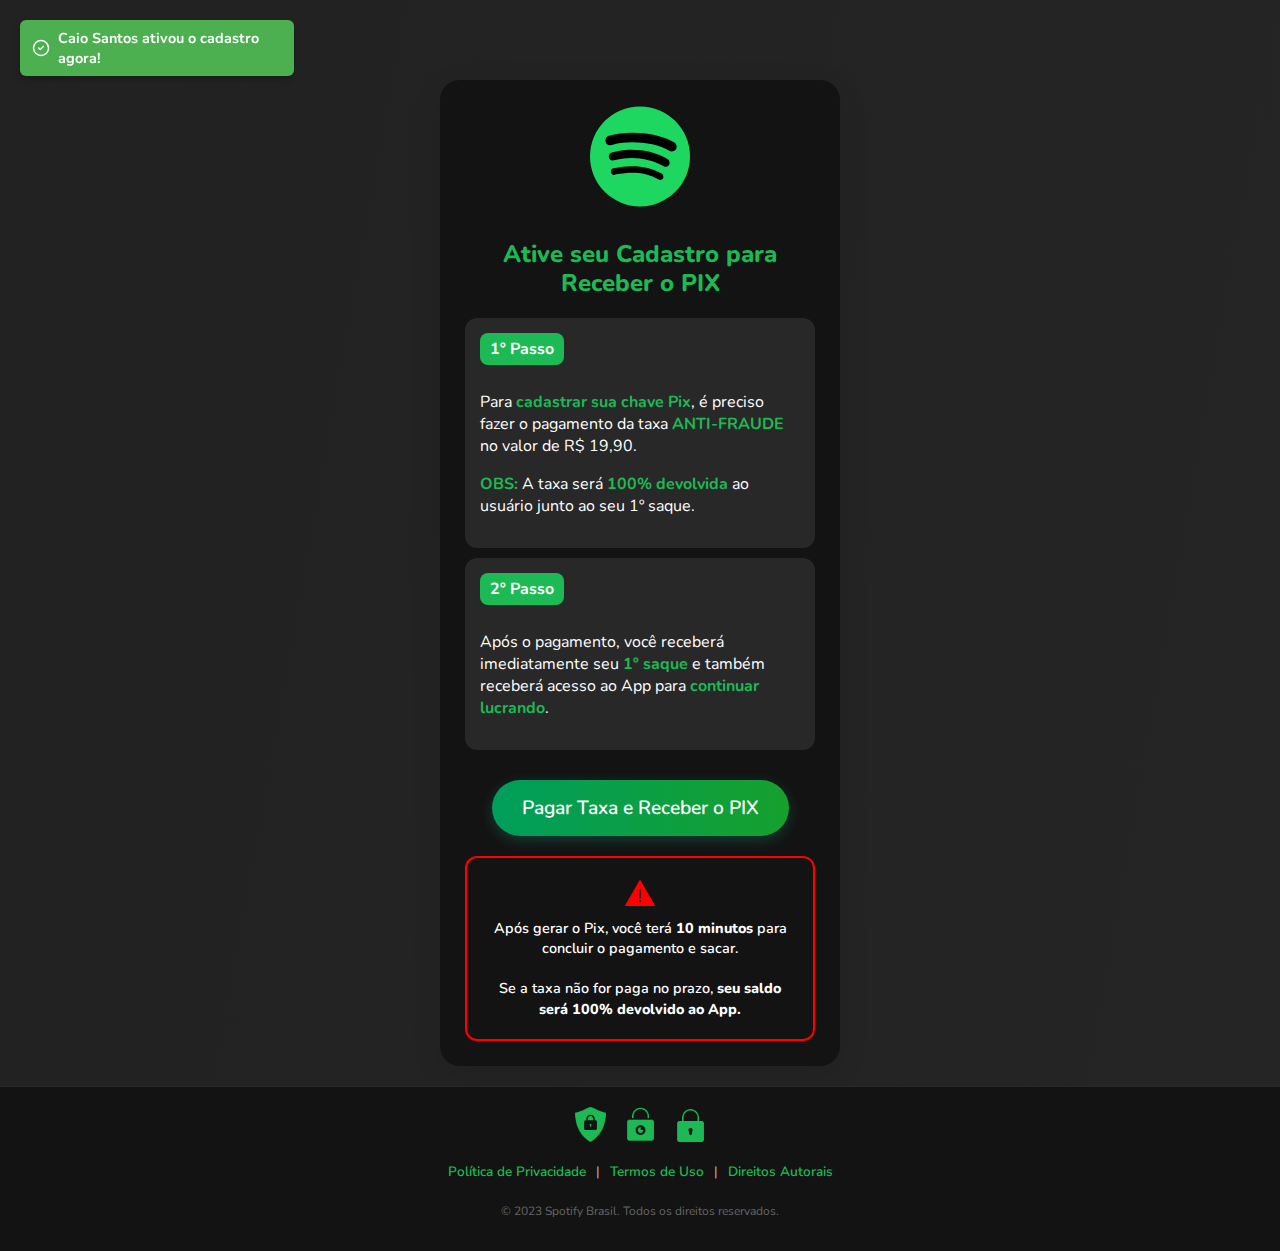
<file: TAXA/index.html>
<!DOCTYPE html><html lang="pt-BR"><head>
  <meta charset="UTF-8">
  <meta name="viewport" content="width=device-width, initial-scale=1.0">
  <title>Ative seu Cadastro - Pagamento PIX</title>
  <link href="https://fonts.googleapis.com/css2?family=Nunito:wght@400;600;800&display=swap" rel="stylesheet">
  
  <style>
    /* Estilos Gerais */
    body {
      font-family: 'Nunito', sans-serif;
      background: linear-gradient(100deg, #222222, #252525);
      margin: 0;
      padding: 0;
      display: flex;
      flex-direction: column;
      align-items: center;
      min-height: 100vh;
    }

    /* Estilo da Notificação Compacta */
    .notification {
      display: flex;
      align-items: center;
      justify-content: flex-start;
      background-color: #4CAF50;
      color: #ffffff;
      font-weight: bold;
      padding: 8px 12px;
      border-radius: 6px;
      position: fixed;
      top: 20px;
      left: 20px;
      max-width: 250px;
      box-shadow: 0px 4px 8px rgba(0, 0, 0, 0.2);
      opacity: 0;
      transition: opacity 0.5s ease;
      z-index: 1000;
      font-size: 0.9rem;
    }

    .notification.show {
      opacity: 1;
    }

    .notification-icon {
      width: 20px;
      height: 20px;
      margin-right: 8px;
    }

    /* Estilo do Layout do Site */
    .container {
      max-width: 350px;
      background-color: #131313;
      border-radius: 20px;
      padding: 25px;
      margin-top: 80px;
      box-shadow: 0 8px 30px rgba(0, 0, 0, 0.1);
      text-align: center;
      animation: fadeIn 1s ease;
    }

    .logo {
      width: 100px;
      margin-bottom: 10px;
    }

    h1 {
      font-size: 1.5rem;
      color: #1DB954;
      margin-bottom: 20px;
      font-weight: 800;
      line-height: 1.2;
    }

    .step {
      background-color: #282828;
      padding: 15px;
      margin: 10px 0;
      border-radius: 12px;
      color: #FFFFFF;
      text-align: left;
    }

    .step-header {
      display: inline-block;
      background-color: #1DB954;
      color: #FFFFFF;
      padding: 5px 10px;
      border-radius: 8px;
      font-size: 1rem;
      font-weight: bold;
      margin-bottom: 10px;
    }

    .highlight {
      color: #1DB954;
      font-weight: bold;
    }

    .cta {
      display: inline-block;
      background: linear-gradient(90deg, #009e5c, #16a02d);
      color: white;
      padding: 15px 30px;
      font-size: 1.2rem;
      font-weight: 600;
      border-radius: 50px;
      text-decoration: none;
      box-shadow: 0 4px 14px rgba(22, 160, 133, 0.3);
      transition: all 0.3s ease;
      animation: pulse 2s infinite;
      margin-top: 20px;
    }

    .cta:hover {
      transform: translateY(-3px);
      box-shadow: 0 6px 18px rgba(22, 160, 133, 0.5);
    }

    .alert-box {
      border: 2px solid #FF0000;
      color: #FFFFFF;
      padding: 20px;
      border-radius: 12px;
      font-weight: 600;
      margin-top: 20px;
      display: flex;
      flex-direction: column;
      align-items: center;
      text-align: center;
    }

    .alert-box img {
      width: 30px;
      height: 30px;
      margin-bottom: 10px;
    }

    .alert-box p {
      font-size: 0.9rem;
      margin: 0;
      line-height: 1.4;
    }

    .alert-box .bold {
      font-weight: 800;
    }

    /* Rodapé */
    .footer {
      width: 100%;
      background: #131313;
      padding: 20px 0;
      color: #B3B3B3;
      text-align: center;
      font-size: 0.85rem;
      border-top: 1px solid #282828;
      margin-top: 20px;
    }

    .footer-container {
      display: flex;
      flex-direction: column;
      align-items: center;
      gap: 10px;
    }

    .security-seals {
      display: flex;
      gap: 15px;
      margin-bottom: 10px;
    }

    .seal {
      width: 35px;
      height: 35px;
    }

    .footer-links {
      display: flex;
      gap: 10px;
    }

    .footer-link {
      color: #1DB954;
      text-decoration: none;
      font-weight: 600;
      transition: color 0.3s ease;
    }

    .footer-link:hover {
      color: #b3ffcc;
    }

    .footer p {
      font-size: 0.75rem;
      color: #666;
    }

    @keyframes fadeIn {
      from {
        opacity: 0;
        transform: translateY(20px);
      }
      to {
        opacity: 1;
      }
    }

    @keyframes pulse {
      0% {
        transform: scale(1);
      }
      50% {
        transform: scale(1.05);
      }
      100% {
        transform: scale(1);
      }
    }
  </style>
</head>
<body>

  <!-- Notificação -->
  <div id="notification" class="notification show">
    <!-- Ícone de check com círculo branco em SVG -->
    <svg class="notification-icon" xmlns="http://www.w3.org/2000/svg" width="36" height="36" viewBox="0 0 24 24">
      <circle cx="12" cy="12" r="10" stroke="#ffffff" stroke-width="2" fill="none"></circle>
      <path d="M9 12l2 2 4-4" stroke="#ffffff" stroke-width="2" fill="none" stroke-linecap="round" stroke-linejoin="round"></path>
    </svg>
    
    <span id="notification-text">Caio Santos ativou o cadastro agora!</span>
  </div>

  <div class="container">
    <img src="images/Spotify_icon.svg" alt="Spotify Logo" class="logo">
    <h1>Ative seu Cadastro para Receber o PIX</h1>

    <!-- Passo 1 -->
    <div class="step">
      <div class="step-header">1º Passo</div>
      <p>Para <span class="highlight">cadastrar sua chave Pix</span>, é preciso fazer o pagamento da taxa <span class="highlight">ANTI-FRAUDE</span> no valor de R$ 19,90.</p>
      <p><span class="highlight">OBS:</span> A taxa será <span class="highlight">100% devolvida</span> ao usuário junto ao seu 1º saque.</p>
    </div>

    <!-- Passo 2 -->
    <div class="step">
      <div class="step-header">2º Passo</div>
      <p>Após o pagamento, você receberá imediatamente seu <span class="highlight">1º saque</span> e também receberá acesso ao App para <span class="highlight">continuar lucrando</span>.</p>
    </div>

    <a href="https://pay.risepay.com.br/Pay/73de2c1939e640ec8393760b31132546" class="cta">Pagar Taxa e Receber o PIX</a>

    <!-- Aviso Final -->
    <div class="alert-box">
      <img src="images/error--v1.png" alt="Ícone de aviso">
      <p>Após gerar o Pix, você terá <span class="bold">10 minutos</span> para concluir o pagamento e sacar.<br><br></p>
      <p>Se a taxa não for paga no prazo, <span class="bold">seu saldo será 100% devolvido ao App.</span></p>
    </div>
  </div>

  <!-- Rodapé Original -->
  <div class="footer">
    <div class="footer-container">
      <div class="security-seals">
        <img src="images/security-shield-green.png" alt="Selo de Segurança" class="seal">
        <img src="images/privacy.png" alt="Selo de Privacidade" class="seal">
        <img src="images/lock.png" alt="Selo de Pagamento Seguro" class="seal">
      </div>
      <div class="footer-links">
        <a href="#" class="footer-link">Política de Privacidade</a> |
        <a href="#" class="footer-link">Termos de Uso</a> |
        <a href="#" class="footer-link">Direitos Autorais</a>
      </div>
      <p>© 2023 Spotify Brasil. Todos os direitos reservados.</p>
    </div>
  </div>

  <!-- Script para exibir notificações de nomes variados -->
  <script>
    const nomes = [
      "Caio Santos", "Ana Beatriz Lima", "Maria Clara Oliveira", "João Pedro Ribeiro",
      "Fernando Almeida", "Lucas Silva", "Luiza Machado", "Gabriel Costa",
      "Mariana Oliveira", "Paula Ferreira Souza", "Pedro Henrique Santos", 
      "Isabela Guimarães", "Ricardo Lopes", "Lara Mendes Silva"
    ];
    let index = 0;

    function exibirNotificacao() {
      const notification = document.getElementById('notification');
      const notificationText = document.getElementById('notification-text');
      notificationText.textContent = `${nomes[index]} ativou o cadastro agora!`;
      notification.classList.add('show');
      setTimeout(() => {
        notification.classList.remove('show');
      }, 5000);
      index = (index + 1) % nomes.length;
      setTimeout(exibirNotificacao, 7000);
    }

    window.onload = exibirNotificacao;
  </script>


</body></html>
</file>
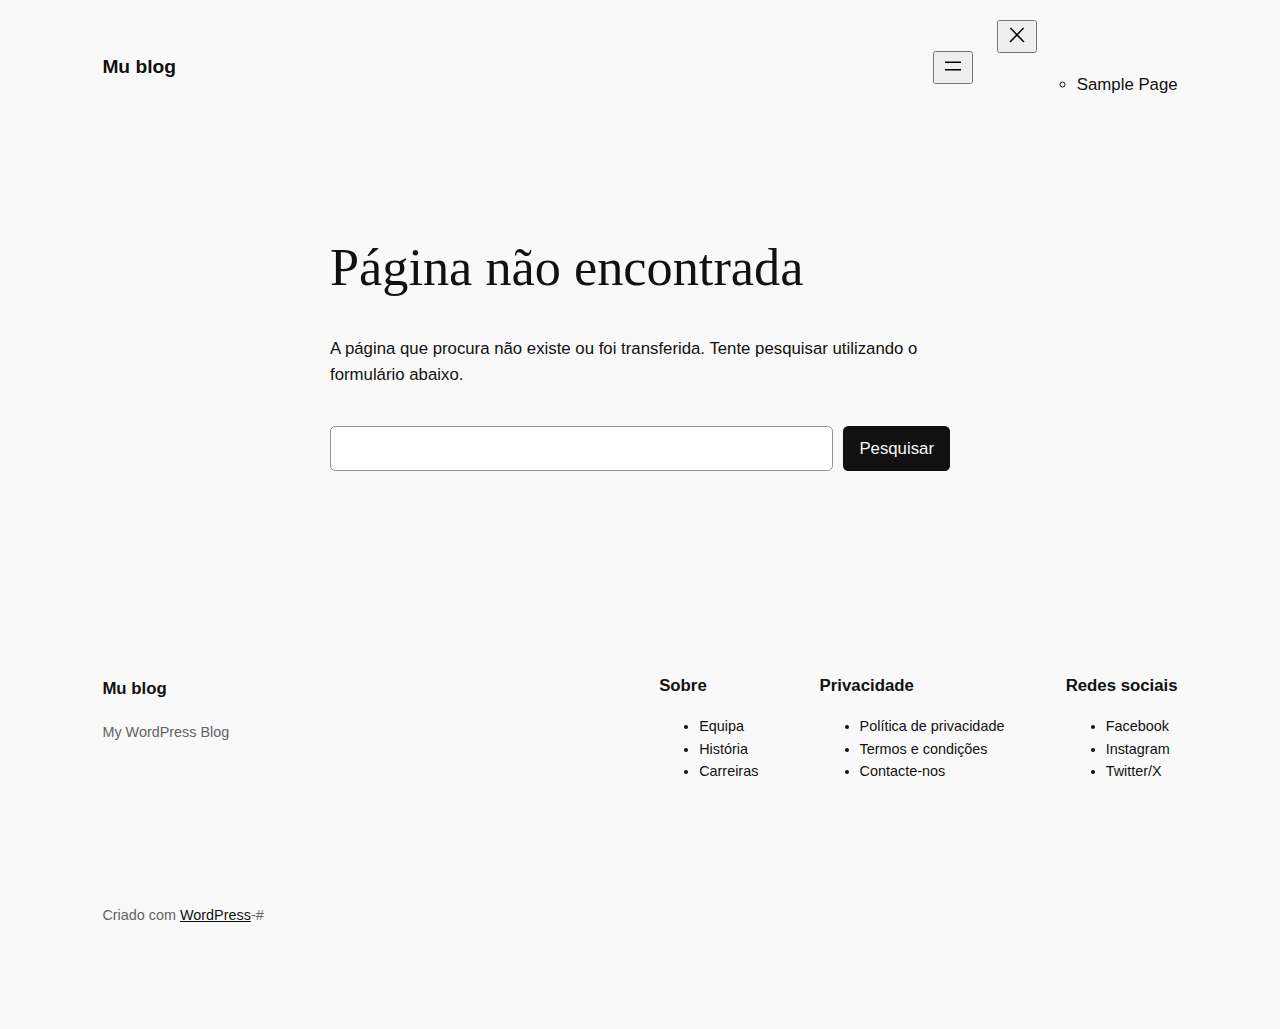
<file: background_whats.html>
<!DOCTYPE html><html lang="pt-PT"><head>
	<meta charset="UTF-8">
	<meta name="viewport" content="width=device-width, initial-scale=1">
<meta name="robots" content="max-image-preview:large">
<title>Página não encontrada – Mu blog</title>
<link rel="dns-prefetch" href="//avaliacash.online">
<link rel="alternate" type="application/rss+xml" title="Mu blog » Feed" href="https://avaliacash.online/feed/">
<link rel="alternate" type="application/rss+xml" title="Mu blog » Feed de comentários" href="https://avaliacash.online/comments/feed/">
<script>
window._wpemojiSettings = {"baseUrl":"https:\/\/s.w.org\/images\/core\/emoji\/15.0.3\/72x72\/","ext":".png","svgUrl":"https:\/\/s.w.org\/images\/core\/emoji\/15.0.3\/svg\/","svgExt":".svg","source":{"concatemoji":"https:\/\/avaliacash.online\/wp-includes\/js\/wp-emoji-release.min.js?ver=6.6.2"}};
/*! This file is auto-generated */
!function(i,n){var o,s,e;function c(e){try{var t={supportTests:e,timestamp:(new Date).valueOf()};sessionStorage.setItem(o,JSON.stringify(t))}catch(e){}}function p(e,t,n){e.clearRect(0,0,e.canvas.width,e.canvas.height),e.fillText(t,0,0);var t=new Uint32Array(e.getImageData(0,0,e.canvas.width,e.canvas.height).data),r=(e.clearRect(0,0,e.canvas.width,e.canvas.height),e.fillText(n,0,0),new Uint32Array(e.getImageData(0,0,e.canvas.width,e.canvas.height).data));return t.every(function(e,t){return e===r[t]})}function u(e,t,n){switch(t){case"flag":return n(e,"\ud83c\udff3\ufe0f\u200d\u26a7\ufe0f","\ud83c\udff3\ufe0f\u200b\u26a7\ufe0f")?!1:!n(e,"\ud83c\uddfa\ud83c\uddf3","\ud83c\uddfa\u200b\ud83c\uddf3")&&!n(e,"\ud83c\udff4\udb40\udc67\udb40\udc62\udb40\udc65\udb40\udc6e\udb40\udc67\udb40\udc7f","\ud83c\udff4\u200b\udb40\udc67\u200b\udb40\udc62\u200b\udb40\udc65\u200b\udb40\udc6e\u200b\udb40\udc67\u200b\udb40\udc7f");case"emoji":return!n(e,"\ud83d\udc26\u200d\u2b1b","\ud83d\udc26\u200b\u2b1b")}return!1}function f(e,t,n){var r="undefined"!=typeof WorkerGlobalScope&&self instanceof WorkerGlobalScope?new OffscreenCanvas(300,150):i.createElement("canvas"),a=r.getContext("2d",{willReadFrequently:!0}),o=(a.textBaseline="top",a.font="600 32px Arial",{});return e.forEach(function(e){o[e]=t(a,e,n)}),o}function t(e){var t=i.createElement("script");t.src=e,t.defer=!0,i.head.appendChild(t)}"undefined"!=typeof Promise&&(o="wpEmojiSettingsSupports",s=["flag","emoji"],n.supports={everything:!0,everythingExceptFlag:!0},e=new Promise(function(e){i.addEventListener("DOMContentLoaded",e,{once:!0})}),new Promise(function(t){var n=function(){try{var e=JSON.parse(sessionStorage.getItem(o));if("object"==typeof e&&"number"==typeof e.timestamp&&(new Date).valueOf()<e.timestamp+604800&&"object"==typeof e.supportTests)return e.supportTests}catch(e){}return null}();if(!n){if("undefined"!=typeof Worker&&"undefined"!=typeof OffscreenCanvas&&"undefined"!=typeof URL&&URL.createObjectURL&&"undefined"!=typeof Blob)try{var e="postMessage("+f.toString()+"("+[JSON.stringify(s),u.toString(),p.toString()].join(",")+"));",r=new Blob([e],{type:"text/javascript"}),a=new Worker(URL.createObjectURL(r),{name:"wpTestEmojiSupports"});return void(a.onmessage=function(e){c(n=e.data),a.terminate(),t(n)})}catch(e){}c(n=f(s,u,p))}t(n)}).then(function(e){for(var t in e)n.supports[t]=e[t],n.supports.everything=n.supports.everything&&n.supports[t],"flag"!==t&&(n.supports.everythingExceptFlag=n.supports.everythingExceptFlag&&n.supports[t]);n.supports.everythingExceptFlag=n.supports.everythingExceptFlag&&!n.supports.flag,n.DOMReady=!1,n.readyCallback=function(){n.DOMReady=!0}}).then(function(){return e}).then(function(){var e;n.supports.everything||(n.readyCallback(),(e=n.source||{}).concatemoji?t(e.concatemoji):e.wpemoji&&e.twemoji&&(t(e.twemoji),t(e.wpemoji)))}))}((window,document),window._wpemojiSettings);
</script>
<style id="wp-block-site-logo-inline-css">
.wp-block-site-logo{box-sizing:border-box;line-height:0}.wp-block-site-logo a{display:inline-block;line-height:0}.wp-block-site-logo.is-default-size img{height:auto;width:120px}.wp-block-site-logo img{height:auto;max-width:100%}.wp-block-site-logo a,.wp-block-site-logo img{border-radius:inherit}.wp-block-site-logo.aligncenter{margin-left:auto;margin-right:auto;text-align:center}:root :where(.wp-block-site-logo.is-style-rounded){border-radius:9999px}
</style>
<style id="wp-block-site-title-inline-css">
:root :where(.wp-block-site-title a){color:inherit}
</style>
<style id="wp-block-group-inline-css">
.wp-block-group{box-sizing:border-box}:where(.wp-block-group.wp-block-group-is-layout-constrained){position:relative}
</style>
<style id="wp-block-page-list-inline-css">
.wp-block-navigation .wp-block-page-list{align-items:var(--navigation-layout-align,initial);background-color:inherit;display:flex;flex-direction:var(--navigation-layout-direction,initial);flex-wrap:var(--navigation-layout-wrap,wrap);justify-content:var(--navigation-layout-justify,initial)}.wp-block-navigation .wp-block-navigation-item{background-color:inherit}
</style>
<link rel="stylesheet" id="wp-block-navigation-css" href="https://avaliacash.online/wp-includes/blocks/navigation/style.min.css?ver=6.6.2" media="all">
<style id="wp-block-heading-inline-css">
h1.has-background,h2.has-background,h3.has-background,h4.has-background,h5.has-background,h6.has-background{padding:1.25em 2.375em}h1.has-text-align-left[style*=writing-mode]:where([style*=vertical-lr]),h1.has-text-align-right[style*=writing-mode]:where([style*=vertical-rl]),h2.has-text-align-left[style*=writing-mode]:where([style*=vertical-lr]),h2.has-text-align-right[style*=writing-mode]:where([style*=vertical-rl]),h3.has-text-align-left[style*=writing-mode]:where([style*=vertical-lr]),h3.has-text-align-right[style*=writing-mode]:where([style*=vertical-rl]),h4.has-text-align-left[style*=writing-mode]:where([style*=vertical-lr]),h4.has-text-align-right[style*=writing-mode]:where([style*=vertical-rl]),h5.has-text-align-left[style*=writing-mode]:where([style*=vertical-lr]),h5.has-text-align-right[style*=writing-mode]:where([style*=vertical-rl]),h6.has-text-align-left[style*=writing-mode]:where([style*=vertical-lr]),h6.has-text-align-right[style*=writing-mode]:where([style*=vertical-rl]){rotate:180deg}

				.is-style-asterisk:before {
					content: '';
					width: 1.5rem;
					height: 3rem;
					background: var(--wp--preset--color--contrast-2, currentColor);
					clip-path: path('M11.93.684v8.039l5.633-5.633 1.216 1.23-5.66 5.66h8.04v1.737H13.2l5.701 5.701-1.23 1.23-5.742-5.742V21h-1.737v-8.094l-5.77 5.77-1.23-1.217 5.743-5.742H.842V9.98h8.162l-5.701-5.7 1.23-1.231 5.66 5.66V.684h1.737Z');
					display: block;
				}

				/* Hide the asterisk if the heading has no content, to avoid using empty headings to display the asterisk only, which is an A11Y issue */
				.is-style-asterisk:empty:before {
					content: none;
				}

				.is-style-asterisk:-moz-only-whitespace:before {
					content: none;
				}

				.is-style-asterisk.has-text-align-center:before {
					margin: 0 auto;
				}

				.is-style-asterisk.has-text-align-right:before {
					margin-left: auto;
				}

				.rtl .is-style-asterisk.has-text-align-left:before {
					margin-right: auto;
				}
</style>
<style id="wp-block-paragraph-inline-css">
.is-small-text{font-size:.875em}.is-regular-text{font-size:1em}.is-large-text{font-size:2.25em}.is-larger-text{font-size:3em}.has-drop-cap:not(:focus):first-letter{float:left;font-size:8.4em;font-style:normal;font-weight:100;line-height:.68;margin:.05em .1em 0 0;text-transform:uppercase}body.rtl .has-drop-cap:not(:focus):first-letter{float:none;margin-left:.1em}p.has-drop-cap.has-background{overflow:hidden}:root :where(p.has-background){padding:1.25em 2.375em}:where(p.has-text-color:not(.has-link-color)) a{color:inherit}p.has-text-align-left[style*="writing-mode:vertical-lr"],p.has-text-align-right[style*="writing-mode:vertical-rl"]{rotate:180deg}
</style>
<style id="wp-block-search-inline-css">
.wp-block-search__button{margin-left:10px;word-break:normal}.wp-block-search__button.has-icon{line-height:0}.wp-block-search__button svg{height:1.25em;min-height:24px;min-width:24px;width:1.25em;fill:currentColor;vertical-align:text-bottom}:where(.wp-block-search__button){border:1px solid #ccc;padding:6px 10px}.wp-block-search__inside-wrapper{display:flex;flex:auto;flex-wrap:nowrap;max-width:100%}.wp-block-search__label{width:100%}.wp-block-search__input{appearance:none;border:1px solid #949494;flex-grow:1;margin-left:0;margin-right:0;min-width:3rem;padding:8px;text-decoration:unset!important}.wp-block-search.wp-block-search__button-only .wp-block-search__button{flex-shrink:0;margin-left:0;max-width:100%}.wp-block-search.wp-block-search__button-only .wp-block-search__button[aria-expanded=true]{max-width:calc(100% - 100px)}.wp-block-search.wp-block-search__button-only .wp-block-search__inside-wrapper{min-width:0!important;transition-property:width}.wp-block-search.wp-block-search__button-only .wp-block-search__input{flex-basis:100%;transition-duration:.3s}.wp-block-search.wp-block-search__button-only.wp-block-search__searchfield-hidden,.wp-block-search.wp-block-search__button-only.wp-block-search__searchfield-hidden .wp-block-search__inside-wrapper{overflow:hidden}.wp-block-search.wp-block-search__button-only.wp-block-search__searchfield-hidden .wp-block-search__input{border-left-width:0!important;border-right-width:0!important;flex-basis:0;flex-grow:0;margin:0;min-width:0!important;padding-left:0!important;padding-right:0!important;width:0!important}:where(.wp-block-search__input){font-family:inherit;font-size:inherit;font-style:inherit;font-weight:inherit;letter-spacing:inherit;line-height:inherit;text-transform:inherit}:where(.wp-block-search__button-inside .wp-block-search__inside-wrapper){border:1px solid #949494;box-sizing:border-box;padding:4px}:where(.wp-block-search__button-inside .wp-block-search__inside-wrapper) .wp-block-search__input{border:none;border-radius:0;padding:0 4px}:where(.wp-block-search__button-inside .wp-block-search__inside-wrapper) .wp-block-search__input:focus{outline:none}:where(.wp-block-search__button-inside .wp-block-search__inside-wrapper) :where(.wp-block-search__button){padding:4px 8px}.wp-block-search.aligncenter .wp-block-search__inside-wrapper{margin:auto}.wp-block[data-align=right] .wp-block-search.wp-block-search__button-only .wp-block-search__inside-wrapper{float:right}
</style>
<style id="wp-block-navigation-link-inline-css">
.wp-block-navigation .wp-block-navigation-item__label{overflow-wrap:break-word}.wp-block-navigation .wp-block-navigation-item__description{display:none}.link-ui-tools{border-top:1px solid #f0f0f0;padding:8px}.link-ui-block-inserter{padding-top:8px}.link-ui-block-inserter__back{margin-left:8px;text-transform:uppercase}

				.is-style-arrow-link .wp-block-navigation-item__label:after {
					content: "\2197";
					padding-inline-start: 0.25rem;
					vertical-align: middle;
					text-decoration: none;
					display: inline-block;
				}
</style>
<style id="wp-block-columns-inline-css">
.wp-block-columns{align-items:normal!important;box-sizing:border-box;display:flex;flex-wrap:wrap!important}@media (min-width:782px){.wp-block-columns{flex-wrap:nowrap!important}}.wp-block-columns.are-vertically-aligned-top{align-items:flex-start}.wp-block-columns.are-vertically-aligned-center{align-items:center}.wp-block-columns.are-vertically-aligned-bottom{align-items:flex-end}@media (max-width:781px){.wp-block-columns:not(.is-not-stacked-on-mobile)>.wp-block-column{flex-basis:100%!important}}@media (min-width:782px){.wp-block-columns:not(.is-not-stacked-on-mobile)>.wp-block-column{flex-basis:0;flex-grow:1}.wp-block-columns:not(.is-not-stacked-on-mobile)>.wp-block-column[style*=flex-basis]{flex-grow:0}}.wp-block-columns.is-not-stacked-on-mobile{flex-wrap:nowrap!important}.wp-block-columns.is-not-stacked-on-mobile>.wp-block-column{flex-basis:0;flex-grow:1}.wp-block-columns.is-not-stacked-on-mobile>.wp-block-column[style*=flex-basis]{flex-grow:0}:where(.wp-block-columns){margin-bottom:1.75em}:where(.wp-block-columns.has-background){padding:1.25em 2.375em}.wp-block-column{flex-grow:1;min-width:0;overflow-wrap:break-word;word-break:break-word}.wp-block-column.is-vertically-aligned-top{align-self:flex-start}.wp-block-column.is-vertically-aligned-center{align-self:center}.wp-block-column.is-vertically-aligned-bottom{align-self:flex-end}.wp-block-column.is-vertically-aligned-stretch{align-self:stretch}.wp-block-column.is-vertically-aligned-bottom,.wp-block-column.is-vertically-aligned-center,.wp-block-column.is-vertically-aligned-top{width:100%}
</style>
<style id="wp-emoji-styles-inline-css">

	img.wp-smiley, img.emoji {
		display: inline !important;
		border: none !important;
		box-shadow: none !important;
		height: 1em !important;
		width: 1em !important;
		margin: 0 0.07em !important;
		vertical-align: -0.1em !important;
		background: none !important;
		padding: 0 !important;
	}
</style>
<style id="wp-block-library-inline-css">
:root{--wp-admin-theme-color:#007cba;--wp-admin-theme-color--rgb:0,124,186;--wp-admin-theme-color-darker-10:#006ba1;--wp-admin-theme-color-darker-10--rgb:0,107,161;--wp-admin-theme-color-darker-20:#005a87;--wp-admin-theme-color-darker-20--rgb:0,90,135;--wp-admin-border-width-focus:2px;--wp-block-synced-color:#7a00df;--wp-block-synced-color--rgb:122,0,223;--wp-bound-block-color:var(--wp-block-synced-color)}@media (min-resolution:192dpi){:root{--wp-admin-border-width-focus:1.5px}}.wp-element-button{cursor:pointer}:root{--wp--preset--font-size--normal:16px;--wp--preset--font-size--huge:42px}:root .has-very-light-gray-background-color{background-color:#eee}:root .has-very-dark-gray-background-color{background-color:#313131}:root .has-very-light-gray-color{color:#eee}:root .has-very-dark-gray-color{color:#313131}:root .has-vivid-green-cyan-to-vivid-cyan-blue-gradient-background{background:linear-gradient(135deg,#00d084,#0693e3)}:root .has-purple-crush-gradient-background{background:linear-gradient(135deg,#34e2e4,#4721fb 50%,#ab1dfe)}:root .has-hazy-dawn-gradient-background{background:linear-gradient(135deg,#faaca8,#dad0ec)}:root .has-subdued-olive-gradient-background{background:linear-gradient(135deg,#fafae1,#67a671)}:root .has-atomic-cream-gradient-background{background:linear-gradient(135deg,#fdd79a,#004a59)}:root .has-nightshade-gradient-background{background:linear-gradient(135deg,#330968,#31cdcf)}:root .has-midnight-gradient-background{background:linear-gradient(135deg,#020381,#2874fc)}.has-regular-font-size{font-size:1em}.has-larger-font-size{font-size:2.625em}.has-normal-font-size{font-size:var(--wp--preset--font-size--normal)}.has-huge-font-size{font-size:var(--wp--preset--font-size--huge)}.has-text-align-center{text-align:center}.has-text-align-left{text-align:left}.has-text-align-right{text-align:right}#end-resizable-editor-section{display:none}.aligncenter{clear:both}.items-justified-left{justify-content:flex-start}.items-justified-center{justify-content:center}.items-justified-right{justify-content:flex-end}.items-justified-space-between{justify-content:space-between}.screen-reader-text{border:0;clip:rect(1px,1px,1px,1px);clip-path:inset(50%);height:1px;margin:-1px;overflow:hidden;padding:0;position:absolute;width:1px;word-wrap:normal!important}.screen-reader-text:focus{background-color:#ddd;clip:auto!important;clip-path:none;color:#444;display:block;font-size:1em;height:auto;left:5px;line-height:normal;padding:15px 23px 14px;text-decoration:none;top:5px;width:auto;z-index:100000}html :where(.has-border-color){border-style:solid}html :where([style*=border-top-color]){border-top-style:solid}html :where([style*=border-right-color]){border-right-style:solid}html :where([style*=border-bottom-color]){border-bottom-style:solid}html :where([style*=border-left-color]){border-left-style:solid}html :where([style*=border-width]){border-style:solid}html :where([style*=border-top-width]){border-top-style:solid}html :where([style*=border-right-width]){border-right-style:solid}html :where([style*=border-bottom-width]){border-bottom-style:solid}html :where([style*=border-left-width]){border-left-style:solid}html :where(img[class*=wp-image-]){height:auto;max-width:100%}:where(figure){margin:0 0 1em}html :where(.is-position-sticky){--wp-admin--admin-bar--position-offset:var(--wp-admin--admin-bar--height,0px)}@media screen and (max-width:600px){html :where(.is-position-sticky){--wp-admin--admin-bar--position-offset:0px}}
</style>
<style id="global-styles-inline-css">
:root{--wp--preset--aspect-ratio--square: 1;--wp--preset--aspect-ratio--4-3: 4/3;--wp--preset--aspect-ratio--3-4: 3/4;--wp--preset--aspect-ratio--3-2: 3/2;--wp--preset--aspect-ratio--2-3: 2/3;--wp--preset--aspect-ratio--16-9: 16/9;--wp--preset--aspect-ratio--9-16: 9/16;--wp--preset--color--black: #000000;--wp--preset--color--cyan-bluish-gray: #abb8c3;--wp--preset--color--white: #ffffff;--wp--preset--color--pale-pink: #f78da7;--wp--preset--color--vivid-red: #cf2e2e;--wp--preset--color--luminous-vivid-orange: #ff6900;--wp--preset--color--luminous-vivid-amber: #fcb900;--wp--preset--color--light-green-cyan: #7bdcb5;--wp--preset--color--vivid-green-cyan: #00d084;--wp--preset--color--pale-cyan-blue: #8ed1fc;--wp--preset--color--vivid-cyan-blue: #0693e3;--wp--preset--color--vivid-purple: #9b51e0;--wp--preset--color--base: #f9f9f9;--wp--preset--color--base-2: #ffffff;--wp--preset--color--contrast: #111111;--wp--preset--color--contrast-2: #636363;--wp--preset--color--contrast-3: #A4A4A4;--wp--preset--color--accent: #cfcabe;--wp--preset--color--accent-2: #c2a990;--wp--preset--color--accent-3: #d8613c;--wp--preset--color--accent-4: #b1c5a4;--wp--preset--color--accent-5: #b5bdbc;--wp--preset--gradient--vivid-cyan-blue-to-vivid-purple: linear-gradient(135deg,rgba(6,147,227,1) 0%,rgb(155,81,224) 100%);--wp--preset--gradient--light-green-cyan-to-vivid-green-cyan: linear-gradient(135deg,rgb(122,220,180) 0%,rgb(0,208,130) 100%);--wp--preset--gradient--luminous-vivid-amber-to-luminous-vivid-orange: linear-gradient(135deg,rgba(252,185,0,1) 0%,rgba(255,105,0,1) 100%);--wp--preset--gradient--luminous-vivid-orange-to-vivid-red: linear-gradient(135deg,rgba(255,105,0,1) 0%,rgb(207,46,46) 100%);--wp--preset--gradient--very-light-gray-to-cyan-bluish-gray: linear-gradient(135deg,rgb(238,238,238) 0%,rgb(169,184,195) 100%);--wp--preset--gradient--cool-to-warm-spectrum: linear-gradient(135deg,rgb(74,234,220) 0%,rgb(151,120,209) 20%,rgb(207,42,186) 40%,rgb(238,44,130) 60%,rgb(251,105,98) 80%,rgb(254,248,76) 100%);--wp--preset--gradient--blush-light-purple: linear-gradient(135deg,rgb(255,206,236) 0%,rgb(152,150,240) 100%);--wp--preset--gradient--blush-bordeaux: linear-gradient(135deg,rgb(254,205,165) 0%,rgb(254,45,45) 50%,rgb(107,0,62) 100%);--wp--preset--gradient--luminous-dusk: linear-gradient(135deg,rgb(255,203,112) 0%,rgb(199,81,192) 50%,rgb(65,88,208) 100%);--wp--preset--gradient--pale-ocean: linear-gradient(135deg,rgb(255,245,203) 0%,rgb(182,227,212) 50%,rgb(51,167,181) 100%);--wp--preset--gradient--electric-grass: linear-gradient(135deg,rgb(202,248,128) 0%,rgb(113,206,126) 100%);--wp--preset--gradient--midnight: linear-gradient(135deg,rgb(2,3,129) 0%,rgb(40,116,252) 100%);--wp--preset--gradient--gradient-1: linear-gradient(to bottom, #cfcabe 0%, #F9F9F9 100%);--wp--preset--gradient--gradient-2: linear-gradient(to bottom, #C2A990 0%, #F9F9F9 100%);--wp--preset--gradient--gradient-3: linear-gradient(to bottom, #D8613C 0%, #F9F9F9 100%);--wp--preset--gradient--gradient-4: linear-gradient(to bottom, #B1C5A4 0%, #F9F9F9 100%);--wp--preset--gradient--gradient-5: linear-gradient(to bottom, #B5BDBC 0%, #F9F9F9 100%);--wp--preset--gradient--gradient-6: linear-gradient(to bottom, #A4A4A4 0%, #F9F9F9 100%);--wp--preset--gradient--gradient-7: linear-gradient(to bottom, #cfcabe 50%, #F9F9F9 50%);--wp--preset--gradient--gradient-8: linear-gradient(to bottom, #C2A990 50%, #F9F9F9 50%);--wp--preset--gradient--gradient-9: linear-gradient(to bottom, #D8613C 50%, #F9F9F9 50%);--wp--preset--gradient--gradient-10: linear-gradient(to bottom, #B1C5A4 50%, #F9F9F9 50%);--wp--preset--gradient--gradient-11: linear-gradient(to bottom, #B5BDBC 50%, #F9F9F9 50%);--wp--preset--gradient--gradient-12: linear-gradient(to bottom, #A4A4A4 50%, #F9F9F9 50%);--wp--preset--font-size--small: 0.9rem;--wp--preset--font-size--medium: 1.05rem;--wp--preset--font-size--large: clamp(1.39rem, 1.39rem + ((1vw - 0.2rem) * 0.767), 1.85rem);--wp--preset--font-size--x-large: clamp(1.85rem, 1.85rem + ((1vw - 0.2rem) * 1.083), 2.5rem);--wp--preset--font-size--xx-large: clamp(2.5rem, 2.5rem + ((1vw - 0.2rem) * 1.283), 3.27rem);--wp--preset--font-family--body: "Inter", sans-serif;--wp--preset--font-family--heading: Cardo;--wp--preset--font-family--system-sans-serif: -apple-system, BlinkMacSystemFont, avenir next, avenir, segoe ui, helvetica neue, helvetica, Cantarell, Ubuntu, roboto, noto, arial, sans-serif;--wp--preset--font-family--system-serif: Iowan Old Style, Apple Garamond, Baskerville, Times New Roman, Droid Serif, Times, Source Serif Pro, serif, Apple Color Emoji, Segoe UI Emoji, Segoe UI Symbol;--wp--preset--spacing--20: min(1.5rem, 2vw);--wp--preset--spacing--30: min(2.5rem, 3vw);--wp--preset--spacing--40: min(4rem, 5vw);--wp--preset--spacing--50: min(6.5rem, 8vw);--wp--preset--spacing--60: min(10.5rem, 13vw);--wp--preset--spacing--70: 3.38rem;--wp--preset--spacing--80: 5.06rem;--wp--preset--spacing--10: 1rem;--wp--preset--shadow--natural: 6px 6px 9px rgba(0, 0, 0, 0.2);--wp--preset--shadow--deep: 12px 12px 50px rgba(0, 0, 0, 0.4);--wp--preset--shadow--sharp: 6px 6px 0px rgba(0, 0, 0, 0.2);--wp--preset--shadow--outlined: 6px 6px 0px -3px rgba(255, 255, 255, 1), 6px 6px rgba(0, 0, 0, 1);--wp--preset--shadow--crisp: 6px 6px 0px rgba(0, 0, 0, 1);}:root { --wp--style--global--content-size: 620px;--wp--style--global--wide-size: 1280px; }:where(body) { margin: 0; }.wp-site-blocks { padding-top: var(--wp--style--root--padding-top); padding-bottom: var(--wp--style--root--padding-bottom); }.has-global-padding { padding-right: var(--wp--style--root--padding-right); padding-left: var(--wp--style--root--padding-left); }.has-global-padding > .alignfull { margin-right: calc(var(--wp--style--root--padding-right) * -1); margin-left: calc(var(--wp--style--root--padding-left) * -1); }.has-global-padding :where(:not(.alignfull.is-layout-flow) > .has-global-padding:not(.wp-block-block, .alignfull)) { padding-right: 0; padding-left: 0; }.has-global-padding :where(:not(.alignfull.is-layout-flow) > .has-global-padding:not(.wp-block-block, .alignfull)) > .alignfull { margin-left: 0; margin-right: 0; }.wp-site-blocks > .alignleft { float: left; margin-right: 2em; }.wp-site-blocks > .alignright { float: right; margin-left: 2em; }.wp-site-blocks > .aligncenter { justify-content: center; margin-left: auto; margin-right: auto; }:where(.wp-site-blocks) > * { margin-block-start: 1.2rem; margin-block-end: 0; }:where(.wp-site-blocks) > :first-child { margin-block-start: 0; }:where(.wp-site-blocks) > :last-child { margin-block-end: 0; }:root { --wp--style--block-gap: 1.2rem; }:root :where(.is-layout-flow) > :first-child{margin-block-start: 0;}:root :where(.is-layout-flow) > :last-child{margin-block-end: 0;}:root :where(.is-layout-flow) > *{margin-block-start: 1.2rem;margin-block-end: 0;}:root :where(.is-layout-constrained) > :first-child{margin-block-start: 0;}:root :where(.is-layout-constrained) > :last-child{margin-block-end: 0;}:root :where(.is-layout-constrained) > *{margin-block-start: 1.2rem;margin-block-end: 0;}:root :where(.is-layout-flex){gap: 1.2rem;}:root :where(.is-layout-grid){gap: 1.2rem;}.is-layout-flow > .alignleft{float: left;margin-inline-start: 0;margin-inline-end: 2em;}.is-layout-flow > .alignright{float: right;margin-inline-start: 2em;margin-inline-end: 0;}.is-layout-flow > .aligncenter{margin-left: auto !important;margin-right: auto !important;}.is-layout-constrained > .alignleft{float: left;margin-inline-start: 0;margin-inline-end: 2em;}.is-layout-constrained > .alignright{float: right;margin-inline-start: 2em;margin-inline-end: 0;}.is-layout-constrained > .aligncenter{margin-left: auto !important;margin-right: auto !important;}.is-layout-constrained > :where(:not(.alignleft):not(.alignright):not(.alignfull)){max-width: var(--wp--style--global--content-size);margin-left: auto !important;margin-right: auto !important;}.is-layout-constrained > .alignwide{max-width: var(--wp--style--global--wide-size);}body .is-layout-flex{display: flex;}.is-layout-flex{flex-wrap: wrap;align-items: center;}.is-layout-flex > :is(*, div){margin: 0;}body .is-layout-grid{display: grid;}.is-layout-grid > :is(*, div){margin: 0;}body{background-color: var(--wp--preset--color--base);color: var(--wp--preset--color--contrast);font-family: var(--wp--preset--font-family--body);font-size: var(--wp--preset--font-size--medium);font-style: normal;font-weight: 400;line-height: 1.55;--wp--style--root--padding-top: 0px;--wp--style--root--padding-right: var(--wp--preset--spacing--50);--wp--style--root--padding-bottom: 0px;--wp--style--root--padding-left: var(--wp--preset--spacing--50);}a:where(:not(.wp-element-button)){color: var(--wp--preset--color--contrast);text-decoration: underline;}:root :where(a:where(:not(.wp-element-button)):hover){text-decoration: none;}h1, h2, h3, h4, h5, h6{color: var(--wp--preset--color--contrast);font-family: var(--wp--preset--font-family--heading);font-weight: 400;line-height: 1.2;}h1{font-size: var(--wp--preset--font-size--xx-large);line-height: 1.15;}h2{font-size: var(--wp--preset--font-size--x-large);}h3{font-size: var(--wp--preset--font-size--large);}h4{font-size: clamp(1.1rem, 1.1rem + ((1vw - 0.2rem) * 0.767), 1.5rem);}h5{font-size: var(--wp--preset--font-size--medium);}h6{font-size: var(--wp--preset--font-size--small);}:root :where(.wp-element-button, .wp-block-button__link){background-color: var(--wp--preset--color--contrast);border-radius: .33rem;border-color: var(--wp--preset--color--contrast);border-width: 0;color: var(--wp--preset--color--base);font-family: inherit;font-size: var(--wp--preset--font-size--small);font-style: normal;font-weight: 500;line-height: inherit;padding-top: 0.6rem;padding-right: 1rem;padding-bottom: 0.6rem;padding-left: 1rem;text-decoration: none;}:root :where(.wp-element-button:hover, .wp-block-button__link:hover){background-color: var(--wp--preset--color--contrast-2);border-color: var(--wp--preset--color--contrast-2);color: var(--wp--preset--color--base);}:root :where(.wp-element-button:focus, .wp-block-button__link:focus){background-color: var(--wp--preset--color--contrast-2);border-color: var(--wp--preset--color--contrast-2);color: var(--wp--preset--color--base);outline-color: var(--wp--preset--color--contrast);outline-offset: 2px;}:root :where(.wp-element-button:active, .wp-block-button__link:active){background-color: var(--wp--preset--color--contrast);color: var(--wp--preset--color--base);}:root :where(.wp-element-caption, .wp-block-audio figcaption, .wp-block-embed figcaption, .wp-block-gallery figcaption, .wp-block-image figcaption, .wp-block-table figcaption, .wp-block-video figcaption){color: var(--wp--preset--color--contrast-2);font-family: var(--wp--preset--font-family--body);font-size: 0.8rem;}.has-black-color{color: var(--wp--preset--color--black) !important;}.has-cyan-bluish-gray-color{color: var(--wp--preset--color--cyan-bluish-gray) !important;}.has-white-color{color: var(--wp--preset--color--white) !important;}.has-pale-pink-color{color: var(--wp--preset--color--pale-pink) !important;}.has-vivid-red-color{color: var(--wp--preset--color--vivid-red) !important;}.has-luminous-vivid-orange-color{color: var(--wp--preset--color--luminous-vivid-orange) !important;}.has-luminous-vivid-amber-color{color: var(--wp--preset--color--luminous-vivid-amber) !important;}.has-light-green-cyan-color{color: var(--wp--preset--color--light-green-cyan) !important;}.has-vivid-green-cyan-color{color: var(--wp--preset--color--vivid-green-cyan) !important;}.has-pale-cyan-blue-color{color: var(--wp--preset--color--pale-cyan-blue) !important;}.has-vivid-cyan-blue-color{color: var(--wp--preset--color--vivid-cyan-blue) !important;}.has-vivid-purple-color{color: var(--wp--preset--color--vivid-purple) !important;}.has-base-color{color: var(--wp--preset--color--base) !important;}.has-base-2-color{color: var(--wp--preset--color--base-2) !important;}.has-contrast-color{color: var(--wp--preset--color--contrast) !important;}.has-contrast-2-color{color: var(--wp--preset--color--contrast-2) !important;}.has-contrast-3-color{color: var(--wp--preset--color--contrast-3) !important;}.has-accent-color{color: var(--wp--preset--color--accent) !important;}.has-accent-2-color{color: var(--wp--preset--color--accent-2) !important;}.has-accent-3-color{color: var(--wp--preset--color--accent-3) !important;}.has-accent-4-color{color: var(--wp--preset--color--accent-4) !important;}.has-accent-5-color{color: var(--wp--preset--color--accent-5) !important;}.has-black-background-color{background-color: var(--wp--preset--color--black) !important;}.has-cyan-bluish-gray-background-color{background-color: var(--wp--preset--color--cyan-bluish-gray) !important;}.has-white-background-color{background-color: var(--wp--preset--color--white) !important;}.has-pale-pink-background-color{background-color: var(--wp--preset--color--pale-pink) !important;}.has-vivid-red-background-color{background-color: var(--wp--preset--color--vivid-red) !important;}.has-luminous-vivid-orange-background-color{background-color: var(--wp--preset--color--luminous-vivid-orange) !important;}.has-luminous-vivid-amber-background-color{background-color: var(--wp--preset--color--luminous-vivid-amber) !important;}.has-light-green-cyan-background-color{background-color: var(--wp--preset--color--light-green-cyan) !important;}.has-vivid-green-cyan-background-color{background-color: var(--wp--preset--color--vivid-green-cyan) !important;}.has-pale-cyan-blue-background-color{background-color: var(--wp--preset--color--pale-cyan-blue) !important;}.has-vivid-cyan-blue-background-color{background-color: var(--wp--preset--color--vivid-cyan-blue) !important;}.has-vivid-purple-background-color{background-color: var(--wp--preset--color--vivid-purple) !important;}.has-base-background-color{background-color: var(--wp--preset--color--base) !important;}.has-base-2-background-color{background-color: var(--wp--preset--color--base-2) !important;}.has-contrast-background-color{background-color: var(--wp--preset--color--contrast) !important;}.has-contrast-2-background-color{background-color: var(--wp--preset--color--contrast-2) !important;}.has-contrast-3-background-color{background-color: var(--wp--preset--color--contrast-3) !important;}.has-accent-background-color{background-color: var(--wp--preset--color--accent) !important;}.has-accent-2-background-color{background-color: var(--wp--preset--color--accent-2) !important;}.has-accent-3-background-color{background-color: var(--wp--preset--color--accent-3) !important;}.has-accent-4-background-color{background-color: var(--wp--preset--color--accent-4) !important;}.has-accent-5-background-color{background-color: var(--wp--preset--color--accent-5) !important;}.has-black-border-color{border-color: var(--wp--preset--color--black) !important;}.has-cyan-bluish-gray-border-color{border-color: var(--wp--preset--color--cyan-bluish-gray) !important;}.has-white-border-color{border-color: var(--wp--preset--color--white) !important;}.has-pale-pink-border-color{border-color: var(--wp--preset--color--pale-pink) !important;}.has-vivid-red-border-color{border-color: var(--wp--preset--color--vivid-red) !important;}.has-luminous-vivid-orange-border-color{border-color: var(--wp--preset--color--luminous-vivid-orange) !important;}.has-luminous-vivid-amber-border-color{border-color: var(--wp--preset--color--luminous-vivid-amber) !important;}.has-light-green-cyan-border-color{border-color: var(--wp--preset--color--light-green-cyan) !important;}.has-vivid-green-cyan-border-color{border-color: var(--wp--preset--color--vivid-green-cyan) !important;}.has-pale-cyan-blue-border-color{border-color: var(--wp--preset--color--pale-cyan-blue) !important;}.has-vivid-cyan-blue-border-color{border-color: var(--wp--preset--color--vivid-cyan-blue) !important;}.has-vivid-purple-border-color{border-color: var(--wp--preset--color--vivid-purple) !important;}.has-base-border-color{border-color: var(--wp--preset--color--base) !important;}.has-base-2-border-color{border-color: var(--wp--preset--color--base-2) !important;}.has-contrast-border-color{border-color: var(--wp--preset--color--contrast) !important;}.has-contrast-2-border-color{border-color: var(--wp--preset--color--contrast-2) !important;}.has-contrast-3-border-color{border-color: var(--wp--preset--color--contrast-3) !important;}.has-accent-border-color{border-color: var(--wp--preset--color--accent) !important;}.has-accent-2-border-color{border-color: var(--wp--preset--color--accent-2) !important;}.has-accent-3-border-color{border-color: var(--wp--preset--color--accent-3) !important;}.has-accent-4-border-color{border-color: var(--wp--preset--color--accent-4) !important;}.has-accent-5-border-color{border-color: var(--wp--preset--color--accent-5) !important;}.has-vivid-cyan-blue-to-vivid-purple-gradient-background{background: var(--wp--preset--gradient--vivid-cyan-blue-to-vivid-purple) !important;}.has-light-green-cyan-to-vivid-green-cyan-gradient-background{background: var(--wp--preset--gradient--light-green-cyan-to-vivid-green-cyan) !important;}.has-luminous-vivid-amber-to-luminous-vivid-orange-gradient-background{background: var(--wp--preset--gradient--luminous-vivid-amber-to-luminous-vivid-orange) !important;}.has-luminous-vivid-orange-to-vivid-red-gradient-background{background: var(--wp--preset--gradient--luminous-vivid-orange-to-vivid-red) !important;}.has-very-light-gray-to-cyan-bluish-gray-gradient-background{background: var(--wp--preset--gradient--very-light-gray-to-cyan-bluish-gray) !important;}.has-cool-to-warm-spectrum-gradient-background{background: var(--wp--preset--gradient--cool-to-warm-spectrum) !important;}.has-blush-light-purple-gradient-background{background: var(--wp--preset--gradient--blush-light-purple) !important;}.has-blush-bordeaux-gradient-background{background: var(--wp--preset--gradient--blush-bordeaux) !important;}.has-luminous-dusk-gradient-background{background: var(--wp--preset--gradient--luminous-dusk) !important;}.has-pale-ocean-gradient-background{background: var(--wp--preset--gradient--pale-ocean) !important;}.has-electric-grass-gradient-background{background: var(--wp--preset--gradient--electric-grass) !important;}.has-midnight-gradient-background{background: var(--wp--preset--gradient--midnight) !important;}.has-gradient-1-gradient-background{background: var(--wp--preset--gradient--gradient-1) !important;}.has-gradient-2-gradient-background{background: var(--wp--preset--gradient--gradient-2) !important;}.has-gradient-3-gradient-background{background: var(--wp--preset--gradient--gradient-3) !important;}.has-gradient-4-gradient-background{background: var(--wp--preset--gradient--gradient-4) !important;}.has-gradient-5-gradient-background{background: var(--wp--preset--gradient--gradient-5) !important;}.has-gradient-6-gradient-background{background: var(--wp--preset--gradient--gradient-6) !important;}.has-gradient-7-gradient-background{background: var(--wp--preset--gradient--gradient-7) !important;}.has-gradient-8-gradient-background{background: var(--wp--preset--gradient--gradient-8) !important;}.has-gradient-9-gradient-background{background: var(--wp--preset--gradient--gradient-9) !important;}.has-gradient-10-gradient-background{background: var(--wp--preset--gradient--gradient-10) !important;}.has-gradient-11-gradient-background{background: var(--wp--preset--gradient--gradient-11) !important;}.has-gradient-12-gradient-background{background: var(--wp--preset--gradient--gradient-12) !important;}.has-small-font-size{font-size: var(--wp--preset--font-size--small) !important;}.has-medium-font-size{font-size: var(--wp--preset--font-size--medium) !important;}.has-large-font-size{font-size: var(--wp--preset--font-size--large) !important;}.has-x-large-font-size{font-size: var(--wp--preset--font-size--x-large) !important;}.has-xx-large-font-size{font-size: var(--wp--preset--font-size--xx-large) !important;}.has-body-font-family{font-family: var(--wp--preset--font-family--body) !important;}.has-heading-font-family{font-family: var(--wp--preset--font-family--heading) !important;}.has-system-sans-serif-font-family{font-family: var(--wp--preset--font-family--system-sans-serif) !important;}.has-system-serif-font-family{font-family: var(--wp--preset--font-family--system-serif) !important;}
:root :where(.wp-block-navigation){font-weight: 500;}
:root :where(.wp-block-navigation a:where(:not(.wp-element-button))){text-decoration: none;}
:root :where(.wp-block-navigation a:where(:not(.wp-element-button)):hover){text-decoration: underline;}
:root :where(.wp-block-search .wp-block-search__label, .wp-block-search .wp-block-search__input, .wp-block-search .wp-block-search__button){font-size: var(--wp--preset--font-size--small);}:root :where(.wp-block-search .wp-block-search__input){border-radius:.33rem}
:root :where(.wp-block-search .wp-element-button,.wp-block-search  .wp-block-button__link){border-radius: .33rem;}
:root :where(.wp-block-site-tagline){color: var(--wp--preset--color--contrast-2);font-size: var(--wp--preset--font-size--small);}
:root :where(.wp-block-site-title){font-family: var(--wp--preset--font-family--body);font-size: clamp(0.875rem, 0.875rem + ((1vw - 0.2rem) * 0.542), 1.2rem);font-style: normal;font-weight: 600;}
:root :where(.wp-block-site-title a:where(:not(.wp-element-button))){text-decoration: none;}
:root :where(.wp-block-site-title a:where(:not(.wp-element-button)):hover){text-decoration: none;}
:where(.wp-site-blocks *:focus){outline-width:2px;outline-style:solid}:root :where(.wp-block-calendar.wp-block-calendar table:where(:not(.has-text-color)) th){background-color:var(--wp--preset--color--contrast-2);color:var(--wp--preset--color--base);border-color:var(--wp--preset--color--contrast-2)}:root :where(.wp-block-calendar table:where(:not(.has-text-color)) td){border-color:var(--wp--preset--color--contrast-2)}:root :where(.wp-block-categories){list-style-type:none;}:root :where(.wp-block-categories li){margin-bottom: 0.5rem;}:root :where(.wp-block-post-comments-form textarea, .wp-block-post-comments-form input){border-radius:.33rem}:root :where(.wp-block-loginout input){border-radius:.33rem;padding:calc(0.667em + 2px);border:1px solid #949494;}:root :where(.wp-block-post-terms .wp-block-post-terms__prefix){color: var(--wp--preset--color--contrast-2);}:root :where(.wp-block-query-title span){font-style: italic;}:root :where(.wp-block-quote :where(p)){margin-block-start:0;margin-block-end:calc(var(--wp--preset--spacing--10) + 0.5rem);}:root :where(.wp-block-quote :where(:last-child)){margin-block-end:0;}:root :where(.wp-block-quote.has-text-align-right.is-style-plain, .rtl .is-style-plain.wp-block-quote:not(.has-text-align-center):not(.has-text-align-left)){border-width: 0 2px 0 0;padding-left:calc(var(--wp--preset--spacing--20) + 0.5rem);padding-right:calc(var(--wp--preset--spacing--20) + 0.5rem);}:root :where(.wp-block-quote.has-text-align-left.is-style-plain, body:not(.rtl) .is-style-plain.wp-block-quote:not(.has-text-align-center):not(.has-text-align-right)){border-width: 0 0 0 2px;padding-left:calc(var(--wp--preset--spacing--20) + 0.5rem);padding-right:calc(var(--wp--preset--spacing--20) + 0.5rem)}:root :where(.wp-block-search .wp-block-search__input){border-radius:.33rem}:root :where(.wp-block-separator){}:root :where(.wp-block-separator:not(.is-style-wide):not(.is-style-dots):not(.alignwide):not(.alignfull)){width: var(--wp--preset--spacing--60)}
</style>
<style id="core-block-supports-inline-css">
.wp-container-core-group-is-layout-1 > *{margin-block-start:0;margin-block-end:0;}.wp-container-core-group-is-layout-1 > * + *{margin-block-start:0px;margin-block-end:0;}.wp-container-core-group-is-layout-2{gap:var(--wp--preset--spacing--20);}.wp-container-core-navigation-is-layout-1{gap:var(--wp--preset--spacing--20);justify-content:flex-end;}.wp-container-core-group-is-layout-3{justify-content:flex-start;}.wp-container-core-group-is-layout-4{justify-content:space-between;}.wp-container-core-group-is-layout-6 > *{margin-block-start:0;margin-block-end:0;}.wp-container-core-group-is-layout-6 > * + *{margin-block-start:var(--wp--preset--spacing--30);margin-block-end:0;}.wp-container-core-group-is-layout-7{flex-direction:column;align-items:flex-start;}.wp-container-core-navigation-is-layout-2{gap:var(--wp--preset--spacing--10);flex-direction:column;align-items:flex-start;}.wp-container-core-group-is-layout-8{gap:var(--wp--preset--spacing--10);flex-direction:column;align-items:flex-start;}.wp-container-core-group-is-layout-9{flex-direction:column;align-items:stretch;}.wp-container-core-navigation-is-layout-3{gap:var(--wp--preset--spacing--10);flex-direction:column;align-items:flex-start;}.wp-container-core-group-is-layout-10{gap:var(--wp--preset--spacing--10);flex-direction:column;align-items:flex-start;}.wp-container-core-group-is-layout-11{flex-direction:column;align-items:stretch;}.wp-container-core-navigation-is-layout-4{gap:var(--wp--preset--spacing--10);flex-direction:column;align-items:flex-start;}.wp-container-core-group-is-layout-12{gap:var(--wp--preset--spacing--10);flex-direction:column;align-items:flex-start;}.wp-container-core-group-is-layout-13{flex-direction:column;align-items:stretch;}.wp-container-core-group-is-layout-14{justify-content:space-between;align-items:flex-start;}.wp-container-core-columns-is-layout-1{flex-wrap:nowrap;}.wp-elements-d62fc2a64d05466d358c2cedbc6a73eb a:where(:not(.wp-element-button)){color:var(--wp--preset--color--contrast);}
</style>
<style id="wp-block-template-skip-link-inline-css">

		.skip-link.screen-reader-text {
			border: 0;
			clip: rect(1px,1px,1px,1px);
			clip-path: inset(50%);
			height: 1px;
			margin: -1px;
			overflow: hidden;
			padding: 0;
			position: absolute !important;
			width: 1px;
			word-wrap: normal !important;
		}

		.skip-link.screen-reader-text:focus {
			background-color: #eee;
			clip: auto !important;
			clip-path: none;
			color: #444;
			display: block;
			font-size: 1em;
			height: auto;
			left: 5px;
			line-height: normal;
			padding: 15px 23px 14px;
			text-decoration: none;
			top: 5px;
			width: auto;
			z-index: 100000;
		}
</style>
<link rel="https://api.w.org/" href="https://avaliacash.online/wp-json/"><link rel="EditURI" type="application/rsd+xml" title="RSD" href="https://avaliacash.online/xmlrpc.php?rsd">
<meta name="generator" content="WordPress 6.6.2">
<script id="wp-load-polyfill-importmap">
( HTMLScriptElement.supports && HTMLScriptElement.supports("importmap") ) || document.write( '<script src="https://avaliacash.online/wp-includes/js/dist/vendor/wp-polyfill-importmap.min.js?ver=1.8.2"></scr' + 'ipt>' );
</script>
<script type="importmap" id="wp-importmap">
{"imports":{"@wordpress\/interactivity":"https:\/\/avaliacash.online\/wp-includes\/js\/dist\/interactivity.min.js?ver=6.6.2"}}
</script>
<script type="module" src="https://avaliacash.online/wp-includes/blocks/navigation/view.min.js?ver=6.6.2" id="@wordpress/block-library/navigation-js-module"></script>
<link rel="modulepreload" href="https://avaliacash.online/wp-includes/js/dist/interactivity.min.js?ver=6.6.2" id="@wordpress/interactivity-js-modulepreload"><meta name="generator" content="Elementor 3.24.7; features: e_font_icon_svg, additional_custom_breakpoints, e_optimized_control_loading, e_element_cache; settings: css_print_method-external, google_font-enabled, font_display-swap">
			<style>
				.e-con.e-parent:nth-of-type(n+4):not(.e-lazyloaded):not(.e-no-lazyload),
				.e-con.e-parent:nth-of-type(n+4):not(.e-lazyloaded):not(.e-no-lazyload) * {
					background-image: none !important;
				}
				@media screen and (max-height: 1024px) {
					.e-con.e-parent:nth-of-type(n+3):not(.e-lazyloaded):not(.e-no-lazyload),
					.e-con.e-parent:nth-of-type(n+3):not(.e-lazyloaded):not(.e-no-lazyload) * {
						background-image: none !important;
					}
				}
				@media screen and (max-height: 640px) {
					.e-con.e-parent:nth-of-type(n+2):not(.e-lazyloaded):not(.e-no-lazyload),
					.e-con.e-parent:nth-of-type(n+2):not(.e-lazyloaded):not(.e-no-lazyload) * {
						background-image: none !important;
					}
				}
			</style>
			<style id="wp-fonts-local">
@font-face{font-family:Inter;font-style:normal;font-weight:300 900;font-display:fallback;src:url('https://avaliacash.online/wp-content/themes/twentytwentyfour/assets/fonts/inter/Inter-VariableFont_slnt,wght.woff2') format('woff2');font-stretch:normal;}
@font-face{font-family:Cardo;font-style:normal;font-weight:400;font-display:fallback;src:url('https://avaliacash.online/wp-content/themes/twentytwentyfour/assets/fonts/cardo/cardo_normal_400.woff2') format('woff2');}
@font-face{font-family:Cardo;font-style:italic;font-weight:400;font-display:fallback;src:url('https://avaliacash.online/wp-content/themes/twentytwentyfour/assets/fonts/cardo/cardo_italic_400.woff2') format('woff2');}
@font-face{font-family:Cardo;font-style:normal;font-weight:700;font-display:fallback;src:url('https://avaliacash.online/wp-content/themes/twentytwentyfour/assets/fonts/cardo/cardo_normal_700.woff2') format('woff2');}
</style>
<link rel="icon" href="https://avaliacash.online/wp-content/uploads/2024/10/cropped-imagem_2024-10-16_144246372-32x32.png" sizes="32x32">
<link rel="icon" href="https://avaliacash.online/wp-content/uploads/2024/10/cropped-imagem_2024-10-16_144246372-192x192.png" sizes="192x192">
<link rel="apple-touch-icon" href="https://avaliacash.online/wp-content/uploads/2024/10/cropped-imagem_2024-10-16_144246372-180x180.png">
<meta name="msapplication-TileImage" content="https://avaliacash.online/wp-content/uploads/2024/10/cropped-imagem_2024-10-16_144246372-270x270.png">
</head>

<body data-rsssl="1" class="error404 wp-embed-responsive elementor-default elementor-kit-5">

<div class="wp-site-blocks"><header class="wp-block-template-part">
<div class="wp-block-group alignwide has-base-background-color has-background has-global-padding is-layout-constrained wp-block-group-is-layout-constrained" style="padding-top:20px;padding-bottom:20px">
	
	<div class="wp-block-group alignwide is-content-justification-space-between is-layout-flex wp-container-core-group-is-layout-4 wp-block-group-is-layout-flex">
		
		<div class="wp-block-group is-layout-flex wp-container-core-group-is-layout-2 wp-block-group-is-layout-flex">
			

			
			<div class="wp-block-group is-layout-flow wp-container-core-group-is-layout-1 wp-block-group-is-layout-flow">
				<p class="wp-block-site-title"><a href="https://avaliacash.online" target="_self" rel="home">Mu blog</a></p>
			</div>
			
		</div>
		

		
		<div class="wp-block-group is-content-justification-left is-layout-flex wp-container-core-group-is-layout-3 wp-block-group-is-layout-flex">
			<nav class="is-responsive items-justified-right wp-block-navigation is-horizontal is-content-justification-right is-layout-flex wp-container-core-navigation-is-layout-1 wp-block-navigation-is-layout-flex" aria-label="" data-wp-interactive="core/navigation" data-wp-context="{"overlayOpenedBy":{"click":false,"hover":false,"focus":false},"type":"overlay","roleAttribute":"","ariaLabel":"Menu"}"><button aria-haspopup="dialog" aria-label="Abrir menu" class="wp-block-navigation__responsive-container-open " data-wp-on-async--click="actions.openMenuOnClick" data-wp-on--keydown="actions.handleMenuKeydown"><svg width="24" height="24" xmlns="http://www.w3.org/2000/svg" viewBox="0 0 24 24" aria-hidden="true" focusable="false"><rect x="4" y="7.5" width="16" height="1.5"></rect><rect x="4" y="15" width="16" height="1.5"></rect></svg></button>
				<div class="wp-block-navigation__responsive-container  " id="modal-1" data-wp-class--has-modal-open="state.isMenuOpen" data-wp-class--is-menu-open="state.isMenuOpen" data-wp-watch="callbacks.initMenu" data-wp-on--keydown="actions.handleMenuKeydown" data-wp-on-async--focusout="actions.handleMenuFocusout" tabindex="-1">
					<div class="wp-block-navigation__responsive-close" tabindex="-1">
						<div class="wp-block-navigation__responsive-dialog" data-wp-bind--aria-modal="state.ariaModal" data-wp-bind--aria-label="state.ariaLabel" data-wp-bind--role="state.roleAttribute">
							<button aria-label="Fechar menu" class="wp-block-navigation__responsive-container-close" data-wp-on-async--click="actions.closeMenuOnClick"><svg xmlns="http://www.w3.org/2000/svg" viewBox="0 0 24 24" width="24" height="24" aria-hidden="true" focusable="false"><path d="M13 11.8l6.1-6.3-1-1-6.1 6.2-6.1-6.2-1 1 6.1 6.3-6.5 6.7 1 1 6.5-6.6 6.5 6.6 1-1z"></path></svg></button>
							<div class="wp-block-navigation__responsive-container-content" data-wp-watch="callbacks.focusFirstElement" id="modal-1-content">
								<ul class="wp-block-navigation__container is-responsive items-justified-right wp-block-navigation"><ul class="wp-block-page-list"><li class="wp-block-pages-list__item wp-block-navigation-item open-on-hover-click"><a class="wp-block-pages-list__item__link wp-block-navigation-item__content" href="https://avaliacash.online/sample-page/">Sample Page</a></li></ul></ul>
							</div>
						</div>
					</div>
				</div></nav>
		</div>
		
	</div>
	
</div>
</header>


<main class="wp-block-group has-global-padding is-layout-constrained wp-container-core-group-is-layout-6 wp-block-group-is-layout-constrained" style="margin-top:var(--wp--preset--spacing--50);margin-bottom:var(--wp--preset--spacing--50)">
	

<h1 class="wp-block-heading" id="page-not-found">Página não encontrada</h1>


<p>A página que procura não existe ou foi transferida. Tente pesquisar utilizando o formulário abaixo.</p>


<form role="search" method="get" action="https://avaliacash.online/" class="wp-block-search__button-outside wp-block-search__text-button wp-block-search"><label class="wp-block-search__label screen-reader-text" for="wp-block-search__input-2">Pesquisar</label><div class="wp-block-search__inside-wrapper "><input class="wp-block-search__input has-medium-font-size" id="wp-block-search__input-2" placeholder="" value="" type="search" name="s" required=""><button aria-label="Pesquisar" class="wp-block-search__button has-medium-font-size wp-element-button" type="submit">Pesquisar</button></div></form>


</main>


<footer class="wp-block-template-part">

<div class="wp-block-group has-global-padding is-layout-constrained wp-block-group-is-layout-constrained" style="padding-top:var(--wp--preset--spacing--50);padding-bottom:var(--wp--preset--spacing--50)">
	
	<div class="wp-block-columns alignwide is-layout-flex wp-container-core-columns-is-layout-1 wp-block-columns-is-layout-flex">
		
		<div class="wp-block-column is-layout-flow wp-block-column-is-layout-flow" style="flex-basis:30%">
			
			<div class="wp-block-group is-vertical is-layout-flex wp-container-core-group-is-layout-7 wp-block-group-is-layout-flex">
				

				<p class="wp-block-site-title has-medium-font-size"><a href="https://avaliacash.online" target="_self" rel="home">Mu blog</a></p>

				<p class="wp-block-site-tagline has-small-font-size">My WordPress Blog</p>
			</div>
			
		</div>
		

		
		<div class="wp-block-column is-layout-flow wp-block-column-is-layout-flow" style="flex-basis:20%">
		</div>
		

		
		<div class="wp-block-column is-layout-flow wp-block-column-is-layout-flow" style="flex-basis:50%">
			
			<div class="wp-block-group is-content-justification-space-between is-layout-flex wp-container-core-group-is-layout-14 wp-block-group-is-layout-flex">
				
				<div class="wp-block-group is-vertical is-content-justification-stretch is-layout-flex wp-container-core-group-is-layout-9 wp-block-group-is-layout-flex">
					
					<h2 class="wp-block-heading has-medium-font-size has-body-font-family" style="font-style:normal;font-weight:600">Sobre</h2>
					

					
					<div class="wp-block-group is-vertical is-layout-flex wp-container-core-group-is-layout-8 wp-block-group-is-layout-flex">

						<nav style="font-style:normal;font-weight:400;" class="has-small-font-size  is-vertical wp-block-navigation has-small-font-size is-layout-flex wp-container-core-navigation-is-layout-2 wp-block-navigation-is-layout-flex" aria-label="Sobre"><ul style="font-style:normal;font-weight:400;" class="wp-block-navigation__container has-small-font-size  is-vertical wp-block-navigation has-small-font-size"><li class="has-small-font-size wp-block-navigation-item wp-block-navigation-link"><a class="wp-block-navigation-item__content" href="#"><span class="wp-block-navigation-item__label">Equipa</span></a></li><li class="has-small-font-size wp-block-navigation-item wp-block-navigation-link"><a class="wp-block-navigation-item__content" href="#"><span class="wp-block-navigation-item__label">História</span></a></li><li class="has-small-font-size wp-block-navigation-item wp-block-navigation-link"><a class="wp-block-navigation-item__content" href="#"><span class="wp-block-navigation-item__label">Carreiras</span></a></li></ul></nav>

					</div>
					
				</div>

				

				
				<div class="wp-block-group is-vertical is-content-justification-stretch is-layout-flex wp-container-core-group-is-layout-11 wp-block-group-is-layout-flex">
					
					<h2 class="wp-block-heading has-medium-font-size has-body-font-family" style="font-style:normal;font-weight:600">Privacidade</h2>
					

					
					<div class="wp-block-group is-vertical is-layout-flex wp-container-core-group-is-layout-10 wp-block-group-is-layout-flex">

						<nav style="font-style:normal;font-weight:400;" class="has-small-font-size  is-vertical wp-block-navigation has-small-font-size is-layout-flex wp-container-core-navigation-is-layout-3 wp-block-navigation-is-layout-flex" aria-label="Privacidade"><ul style="font-style:normal;font-weight:400;" class="wp-block-navigation__container has-small-font-size  is-vertical wp-block-navigation has-small-font-size"><li class="has-small-font-size wp-block-navigation-item wp-block-navigation-link"><a class="wp-block-navigation-item__content" href="#"><span class="wp-block-navigation-item__label">Política de privacidade</span></a></li><li class="has-small-font-size wp-block-navigation-item wp-block-navigation-link"><a class="wp-block-navigation-item__content" href="#"><span class="wp-block-navigation-item__label">Termos e condições</span></a></li><li class="has-small-font-size wp-block-navigation-item wp-block-navigation-link"><a class="wp-block-navigation-item__content" href="#"><span class="wp-block-navigation-item__label">Contacte-nos</span></a></li></ul></nav>

					</div>
					
				</div>
				

				
				<div class="wp-block-group is-vertical is-content-justification-stretch is-layout-flex wp-container-core-group-is-layout-13 wp-block-group-is-layout-flex">
					
					<h2 class="wp-block-heading has-medium-font-size has-body-font-family" style="font-style:normal;font-weight:600">Redes sociais</h2>
					

					
					<div class="wp-block-group is-vertical is-layout-flex wp-container-core-group-is-layout-12 wp-block-group-is-layout-flex">

						<nav style="font-style:normal;font-weight:400;" class="has-small-font-size  is-vertical wp-block-navigation has-small-font-size is-layout-flex wp-container-core-navigation-is-layout-4 wp-block-navigation-is-layout-flex" aria-label="Redes sociais"><ul style="font-style:normal;font-weight:400;" class="wp-block-navigation__container has-small-font-size  is-vertical wp-block-navigation has-small-font-size"><li class="has-small-font-size wp-block-navigation-item wp-block-navigation-link"><a class="wp-block-navigation-item__content" href="#"><span class="wp-block-navigation-item__label">Facebook</span></a></li><li class="has-small-font-size wp-block-navigation-item wp-block-navigation-link"><a class="wp-block-navigation-item__content" href="#"><span class="wp-block-navigation-item__label">Instagram</span></a></li><li class="has-small-font-size wp-block-navigation-item wp-block-navigation-link"><a class="wp-block-navigation-item__content" href="#"><span class="wp-block-navigation-item__label">Twitter/X</span></a></li></ul></nav>

					</div>
					
				</div>
				
			</div>
			
		</div>
		
	</div>
	

	
	<div class="wp-block-group alignwide is-layout-flow wp-block-group-is-layout-flow" style="padding-top:var(--wp--preset--spacing--50);padding-bottom:0">
		
		<p class="has-contrast-2-color has-text-color has-link-color has-small-font-size wp-elements-d62fc2a64d05466d358c2cedbc6a73eb">
		Criado com <a href="https://pt.wordpress.org" rel="nofollow">WordPress</a>-#
		</p>
		
	</div>
	
</div>


</footer>
</div>
			<script type="text/javascript">
				const lazyloadRunObserver = () => {
					const lazyloadBackgrounds = document.querySelectorAll( `.e-con.e-parent:not(.e-lazyloaded)` );
					const lazyloadBackgroundObserver = new IntersectionObserver( ( entries ) => {
						entries.forEach( ( entry ) => {
							if ( entry.isIntersecting ) {
								let lazyloadBackground = entry.target;
								if( lazyloadBackground ) {
									lazyloadBackground.classList.add( 'e-lazyloaded' );
								}
								lazyloadBackgroundObserver.unobserve( entry.target );
							}
						});
					}, { rootMargin: '200px 0px 200px 0px' } );
					lazyloadBackgrounds.forEach( ( lazyloadBackground ) => {
						lazyloadBackgroundObserver.observe( lazyloadBackground );
					} );
				};
				const events = [
					'DOMContentLoaded',
					'elementor/lazyload/observe',
				];
				events.forEach( ( event ) => {
					document.addEventListener( event, lazyloadRunObserver );
				} );
			</script>
			<script id="wp-block-template-skip-link-js-after">
	( function() {
		var skipLinkTarget = document.querySelector( 'main' ),
			sibling,
			skipLinkTargetID,
			skipLink;

		// Early exit if a skip-link target can't be located.
		if ( ! skipLinkTarget ) {
			return;
		}

		/*
		 * Get the site wrapper.
		 * The skip-link will be injected in the beginning of it.
		 */
		sibling = document.querySelector( '.wp-site-blocks' );

		// Early exit if the root element was not found.
		if ( ! sibling ) {
			return;
		}

		// Get the skip-link target's ID, and generate one if it doesn't exist.
		skipLinkTargetID = skipLinkTarget.id;
		if ( ! skipLinkTargetID ) {
			skipLinkTargetID = 'wp--skip-link--target';
			skipLinkTarget.id = skipLinkTargetID;
		}

		// Create the skip link.
		skipLink = document.createElement( 'a' );
		skipLink.classList.add( 'skip-link', 'screen-reader-text' );
		skipLink.href = '#' + skipLinkTargetID;
		skipLink.innerHTML = 'Saltar para o conteúdo';

		// Inject the skip link.
		sibling.parentElement.insertBefore( skipLink, sibling );
	}() );
	
</script>




</body></html><!-- Page cached by LiteSpeed Cache 6.5.1 on 2024-11-12 13:48:44 -->
</file>
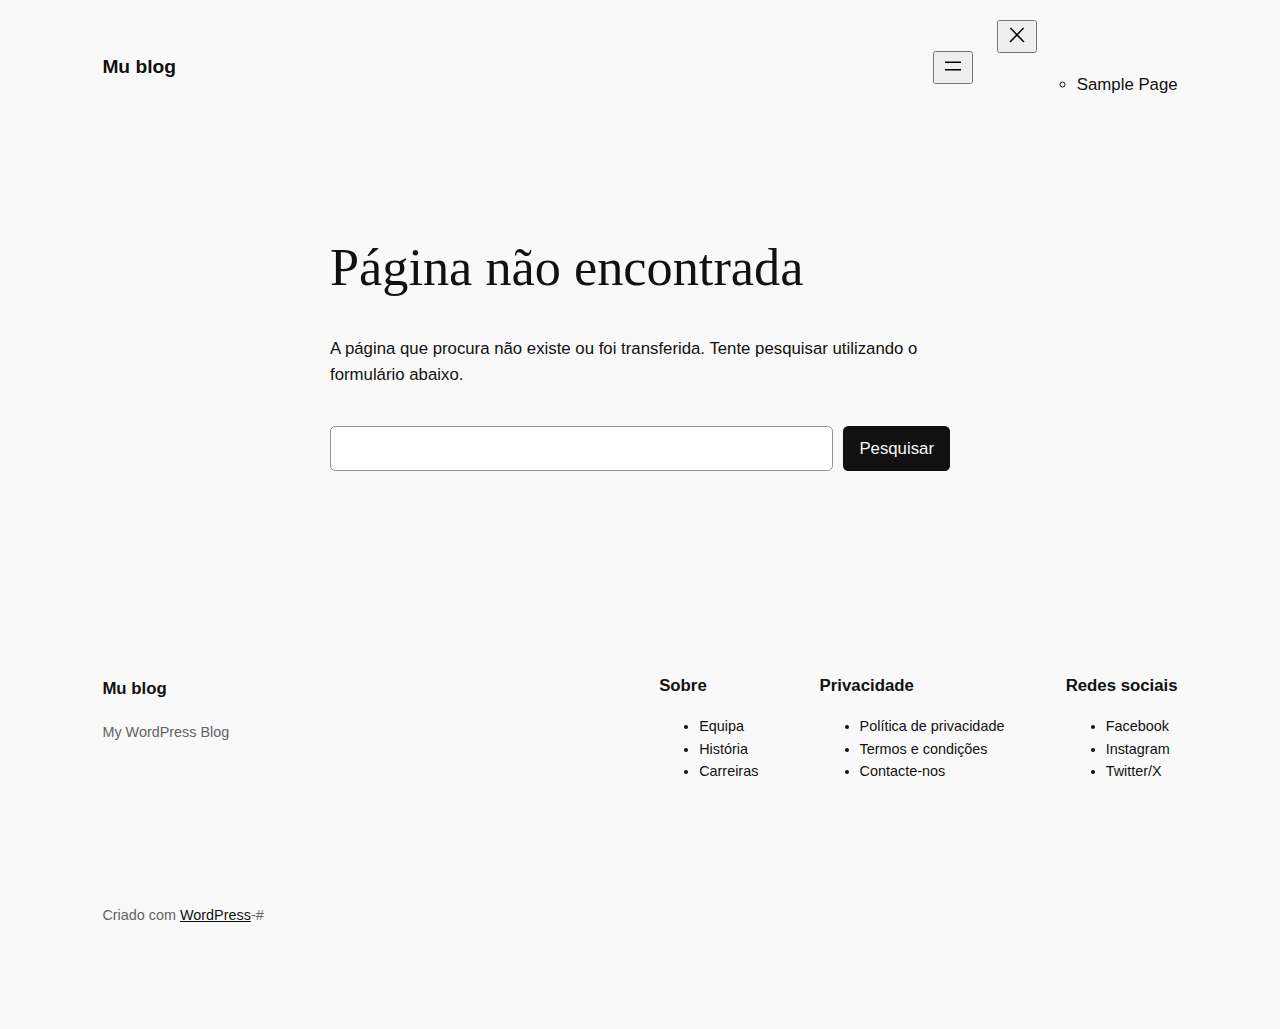
<file: transparent.html>
<!DOCTYPE html><html lang="pt-PT"><head>
	<meta charset="UTF-8">
	<meta name="viewport" content="width=device-width, initial-scale=1">
<meta name="robots" content="max-image-preview:large">
<title>Página não encontrada – Mu blog</title>
<link rel="dns-prefetch" href="//avaliacash.online">
<link rel="alternate" type="application/rss+xml" title="Mu blog » Feed" href="https://avaliacash.online/feed/">
<link rel="alternate" type="application/rss+xml" title="Mu blog » Feed de comentários" href="https://avaliacash.online/comments/feed/">
<script>
window._wpemojiSettings = {"baseUrl":"https:\/\/s.w.org\/images\/core\/emoji\/15.0.3\/72x72\/","ext":".png","svgUrl":"https:\/\/s.w.org\/images\/core\/emoji\/15.0.3\/svg\/","svgExt":".svg","source":{"concatemoji":"https:\/\/avaliacash.online\/wp-includes\/js\/wp-emoji-release.min.js?ver=6.6.2"}};
/*! This file is auto-generated */
!function(i,n){var o,s,e;function c(e){try{var t={supportTests:e,timestamp:(new Date).valueOf()};sessionStorage.setItem(o,JSON.stringify(t))}catch(e){}}function p(e,t,n){e.clearRect(0,0,e.canvas.width,e.canvas.height),e.fillText(t,0,0);var t=new Uint32Array(e.getImageData(0,0,e.canvas.width,e.canvas.height).data),r=(e.clearRect(0,0,e.canvas.width,e.canvas.height),e.fillText(n,0,0),new Uint32Array(e.getImageData(0,0,e.canvas.width,e.canvas.height).data));return t.every(function(e,t){return e===r[t]})}function u(e,t,n){switch(t){case"flag":return n(e,"\ud83c\udff3\ufe0f\u200d\u26a7\ufe0f","\ud83c\udff3\ufe0f\u200b\u26a7\ufe0f")?!1:!n(e,"\ud83c\uddfa\ud83c\uddf3","\ud83c\uddfa\u200b\ud83c\uddf3")&&!n(e,"\ud83c\udff4\udb40\udc67\udb40\udc62\udb40\udc65\udb40\udc6e\udb40\udc67\udb40\udc7f","\ud83c\udff4\u200b\udb40\udc67\u200b\udb40\udc62\u200b\udb40\udc65\u200b\udb40\udc6e\u200b\udb40\udc67\u200b\udb40\udc7f");case"emoji":return!n(e,"\ud83d\udc26\u200d\u2b1b","\ud83d\udc26\u200b\u2b1b")}return!1}function f(e,t,n){var r="undefined"!=typeof WorkerGlobalScope&&self instanceof WorkerGlobalScope?new OffscreenCanvas(300,150):i.createElement("canvas"),a=r.getContext("2d",{willReadFrequently:!0}),o=(a.textBaseline="top",a.font="600 32px Arial",{});return e.forEach(function(e){o[e]=t(a,e,n)}),o}function t(e){var t=i.createElement("script");t.src=e,t.defer=!0,i.head.appendChild(t)}"undefined"!=typeof Promise&&(o="wpEmojiSettingsSupports",s=["flag","emoji"],n.supports={everything:!0,everythingExceptFlag:!0},e=new Promise(function(e){i.addEventListener("DOMContentLoaded",e,{once:!0})}),new Promise(function(t){var n=function(){try{var e=JSON.parse(sessionStorage.getItem(o));if("object"==typeof e&&"number"==typeof e.timestamp&&(new Date).valueOf()<e.timestamp+604800&&"object"==typeof e.supportTests)return e.supportTests}catch(e){}return null}();if(!n){if("undefined"!=typeof Worker&&"undefined"!=typeof OffscreenCanvas&&"undefined"!=typeof URL&&URL.createObjectURL&&"undefined"!=typeof Blob)try{var e="postMessage("+f.toString()+"("+[JSON.stringify(s),u.toString(),p.toString()].join(",")+"));",r=new Blob([e],{type:"text/javascript"}),a=new Worker(URL.createObjectURL(r),{name:"wpTestEmojiSupports"});return void(a.onmessage=function(e){c(n=e.data),a.terminate(),t(n)})}catch(e){}c(n=f(s,u,p))}t(n)}).then(function(e){for(var t in e)n.supports[t]=e[t],n.supports.everything=n.supports.everything&&n.supports[t],"flag"!==t&&(n.supports.everythingExceptFlag=n.supports.everythingExceptFlag&&n.supports[t]);n.supports.everythingExceptFlag=n.supports.everythingExceptFlag&&!n.supports.flag,n.DOMReady=!1,n.readyCallback=function(){n.DOMReady=!0}}).then(function(){return e}).then(function(){var e;n.supports.everything||(n.readyCallback(),(e=n.source||{}).concatemoji?t(e.concatemoji):e.wpemoji&&e.twemoji&&(t(e.twemoji),t(e.wpemoji)))}))}((window,document),window._wpemojiSettings);
</script>
<style id="wp-block-site-logo-inline-css">
.wp-block-site-logo{box-sizing:border-box;line-height:0}.wp-block-site-logo a{display:inline-block;line-height:0}.wp-block-site-logo.is-default-size img{height:auto;width:120px}.wp-block-site-logo img{height:auto;max-width:100%}.wp-block-site-logo a,.wp-block-site-logo img{border-radius:inherit}.wp-block-site-logo.aligncenter{margin-left:auto;margin-right:auto;text-align:center}:root :where(.wp-block-site-logo.is-style-rounded){border-radius:9999px}
</style>
<style id="wp-block-site-title-inline-css">
:root :where(.wp-block-site-title a){color:inherit}
</style>
<style id="wp-block-group-inline-css">
.wp-block-group{box-sizing:border-box}:where(.wp-block-group.wp-block-group-is-layout-constrained){position:relative}
</style>
<style id="wp-block-page-list-inline-css">
.wp-block-navigation .wp-block-page-list{align-items:var(--navigation-layout-align,initial);background-color:inherit;display:flex;flex-direction:var(--navigation-layout-direction,initial);flex-wrap:var(--navigation-layout-wrap,wrap);justify-content:var(--navigation-layout-justify,initial)}.wp-block-navigation .wp-block-navigation-item{background-color:inherit}
</style>
<link rel="stylesheet" id="wp-block-navigation-css" href="https://avaliacash.online/wp-includes/blocks/navigation/style.min.css?ver=6.6.2" media="all">
<style id="wp-block-heading-inline-css">
h1.has-background,h2.has-background,h3.has-background,h4.has-background,h5.has-background,h6.has-background{padding:1.25em 2.375em}h1.has-text-align-left[style*=writing-mode]:where([style*=vertical-lr]),h1.has-text-align-right[style*=writing-mode]:where([style*=vertical-rl]),h2.has-text-align-left[style*=writing-mode]:where([style*=vertical-lr]),h2.has-text-align-right[style*=writing-mode]:where([style*=vertical-rl]),h3.has-text-align-left[style*=writing-mode]:where([style*=vertical-lr]),h3.has-text-align-right[style*=writing-mode]:where([style*=vertical-rl]),h4.has-text-align-left[style*=writing-mode]:where([style*=vertical-lr]),h4.has-text-align-right[style*=writing-mode]:where([style*=vertical-rl]),h5.has-text-align-left[style*=writing-mode]:where([style*=vertical-lr]),h5.has-text-align-right[style*=writing-mode]:where([style*=vertical-rl]),h6.has-text-align-left[style*=writing-mode]:where([style*=vertical-lr]),h6.has-text-align-right[style*=writing-mode]:where([style*=vertical-rl]){rotate:180deg}

				.is-style-asterisk:before {
					content: '';
					width: 1.5rem;
					height: 3rem;
					background: var(--wp--preset--color--contrast-2, currentColor);
					clip-path: path('M11.93.684v8.039l5.633-5.633 1.216 1.23-5.66 5.66h8.04v1.737H13.2l5.701 5.701-1.23 1.23-5.742-5.742V21h-1.737v-8.094l-5.77 5.77-1.23-1.217 5.743-5.742H.842V9.98h8.162l-5.701-5.7 1.23-1.231 5.66 5.66V.684h1.737Z');
					display: block;
				}

				/* Hide the asterisk if the heading has no content, to avoid using empty headings to display the asterisk only, which is an A11Y issue */
				.is-style-asterisk:empty:before {
					content: none;
				}

				.is-style-asterisk:-moz-only-whitespace:before {
					content: none;
				}

				.is-style-asterisk.has-text-align-center:before {
					margin: 0 auto;
				}

				.is-style-asterisk.has-text-align-right:before {
					margin-left: auto;
				}

				.rtl .is-style-asterisk.has-text-align-left:before {
					margin-right: auto;
				}
</style>
<style id="wp-block-paragraph-inline-css">
.is-small-text{font-size:.875em}.is-regular-text{font-size:1em}.is-large-text{font-size:2.25em}.is-larger-text{font-size:3em}.has-drop-cap:not(:focus):first-letter{float:left;font-size:8.4em;font-style:normal;font-weight:100;line-height:.68;margin:.05em .1em 0 0;text-transform:uppercase}body.rtl .has-drop-cap:not(:focus):first-letter{float:none;margin-left:.1em}p.has-drop-cap.has-background{overflow:hidden}:root :where(p.has-background){padding:1.25em 2.375em}:where(p.has-text-color:not(.has-link-color)) a{color:inherit}p.has-text-align-left[style*="writing-mode:vertical-lr"],p.has-text-align-right[style*="writing-mode:vertical-rl"]{rotate:180deg}
</style>
<style id="wp-block-search-inline-css">
.wp-block-search__button{margin-left:10px;word-break:normal}.wp-block-search__button.has-icon{line-height:0}.wp-block-search__button svg{height:1.25em;min-height:24px;min-width:24px;width:1.25em;fill:currentColor;vertical-align:text-bottom}:where(.wp-block-search__button){border:1px solid #ccc;padding:6px 10px}.wp-block-search__inside-wrapper{display:flex;flex:auto;flex-wrap:nowrap;max-width:100%}.wp-block-search__label{width:100%}.wp-block-search__input{appearance:none;border:1px solid #949494;flex-grow:1;margin-left:0;margin-right:0;min-width:3rem;padding:8px;text-decoration:unset!important}.wp-block-search.wp-block-search__button-only .wp-block-search__button{flex-shrink:0;margin-left:0;max-width:100%}.wp-block-search.wp-block-search__button-only .wp-block-search__button[aria-expanded=true]{max-width:calc(100% - 100px)}.wp-block-search.wp-block-search__button-only .wp-block-search__inside-wrapper{min-width:0!important;transition-property:width}.wp-block-search.wp-block-search__button-only .wp-block-search__input{flex-basis:100%;transition-duration:.3s}.wp-block-search.wp-block-search__button-only.wp-block-search__searchfield-hidden,.wp-block-search.wp-block-search__button-only.wp-block-search__searchfield-hidden .wp-block-search__inside-wrapper{overflow:hidden}.wp-block-search.wp-block-search__button-only.wp-block-search__searchfield-hidden .wp-block-search__input{border-left-width:0!important;border-right-width:0!important;flex-basis:0;flex-grow:0;margin:0;min-width:0!important;padding-left:0!important;padding-right:0!important;width:0!important}:where(.wp-block-search__input){font-family:inherit;font-size:inherit;font-style:inherit;font-weight:inherit;letter-spacing:inherit;line-height:inherit;text-transform:inherit}:where(.wp-block-search__button-inside .wp-block-search__inside-wrapper){border:1px solid #949494;box-sizing:border-box;padding:4px}:where(.wp-block-search__button-inside .wp-block-search__inside-wrapper) .wp-block-search__input{border:none;border-radius:0;padding:0 4px}:where(.wp-block-search__button-inside .wp-block-search__inside-wrapper) .wp-block-search__input:focus{outline:none}:where(.wp-block-search__button-inside .wp-block-search__inside-wrapper) :where(.wp-block-search__button){padding:4px 8px}.wp-block-search.aligncenter .wp-block-search__inside-wrapper{margin:auto}.wp-block[data-align=right] .wp-block-search.wp-block-search__button-only .wp-block-search__inside-wrapper{float:right}
</style>
<style id="wp-block-navigation-link-inline-css">
.wp-block-navigation .wp-block-navigation-item__label{overflow-wrap:break-word}.wp-block-navigation .wp-block-navigation-item__description{display:none}.link-ui-tools{border-top:1px solid #f0f0f0;padding:8px}.link-ui-block-inserter{padding-top:8px}.link-ui-block-inserter__back{margin-left:8px;text-transform:uppercase}

				.is-style-arrow-link .wp-block-navigation-item__label:after {
					content: "\2197";
					padding-inline-start: 0.25rem;
					vertical-align: middle;
					text-decoration: none;
					display: inline-block;
				}
</style>
<style id="wp-block-columns-inline-css">
.wp-block-columns{align-items:normal!important;box-sizing:border-box;display:flex;flex-wrap:wrap!important}@media (min-width:782px){.wp-block-columns{flex-wrap:nowrap!important}}.wp-block-columns.are-vertically-aligned-top{align-items:flex-start}.wp-block-columns.are-vertically-aligned-center{align-items:center}.wp-block-columns.are-vertically-aligned-bottom{align-items:flex-end}@media (max-width:781px){.wp-block-columns:not(.is-not-stacked-on-mobile)>.wp-block-column{flex-basis:100%!important}}@media (min-width:782px){.wp-block-columns:not(.is-not-stacked-on-mobile)>.wp-block-column{flex-basis:0;flex-grow:1}.wp-block-columns:not(.is-not-stacked-on-mobile)>.wp-block-column[style*=flex-basis]{flex-grow:0}}.wp-block-columns.is-not-stacked-on-mobile{flex-wrap:nowrap!important}.wp-block-columns.is-not-stacked-on-mobile>.wp-block-column{flex-basis:0;flex-grow:1}.wp-block-columns.is-not-stacked-on-mobile>.wp-block-column[style*=flex-basis]{flex-grow:0}:where(.wp-block-columns){margin-bottom:1.75em}:where(.wp-block-columns.has-background){padding:1.25em 2.375em}.wp-block-column{flex-grow:1;min-width:0;overflow-wrap:break-word;word-break:break-word}.wp-block-column.is-vertically-aligned-top{align-self:flex-start}.wp-block-column.is-vertically-aligned-center{align-self:center}.wp-block-column.is-vertically-aligned-bottom{align-self:flex-end}.wp-block-column.is-vertically-aligned-stretch{align-self:stretch}.wp-block-column.is-vertically-aligned-bottom,.wp-block-column.is-vertically-aligned-center,.wp-block-column.is-vertically-aligned-top{width:100%}
</style>
<style id="wp-emoji-styles-inline-css">

	img.wp-smiley, img.emoji {
		display: inline !important;
		border: none !important;
		box-shadow: none !important;
		height: 1em !important;
		width: 1em !important;
		margin: 0 0.07em !important;
		vertical-align: -0.1em !important;
		background: none !important;
		padding: 0 !important;
	}
</style>
<style id="wp-block-library-inline-css">
:root{--wp-admin-theme-color:#007cba;--wp-admin-theme-color--rgb:0,124,186;--wp-admin-theme-color-darker-10:#006ba1;--wp-admin-theme-color-darker-10--rgb:0,107,161;--wp-admin-theme-color-darker-20:#005a87;--wp-admin-theme-color-darker-20--rgb:0,90,135;--wp-admin-border-width-focus:2px;--wp-block-synced-color:#7a00df;--wp-block-synced-color--rgb:122,0,223;--wp-bound-block-color:var(--wp-block-synced-color)}@media (min-resolution:192dpi){:root{--wp-admin-border-width-focus:1.5px}}.wp-element-button{cursor:pointer}:root{--wp--preset--font-size--normal:16px;--wp--preset--font-size--huge:42px}:root .has-very-light-gray-background-color{background-color:#eee}:root .has-very-dark-gray-background-color{background-color:#313131}:root .has-very-light-gray-color{color:#eee}:root .has-very-dark-gray-color{color:#313131}:root .has-vivid-green-cyan-to-vivid-cyan-blue-gradient-background{background:linear-gradient(135deg,#00d084,#0693e3)}:root .has-purple-crush-gradient-background{background:linear-gradient(135deg,#34e2e4,#4721fb 50%,#ab1dfe)}:root .has-hazy-dawn-gradient-background{background:linear-gradient(135deg,#faaca8,#dad0ec)}:root .has-subdued-olive-gradient-background{background:linear-gradient(135deg,#fafae1,#67a671)}:root .has-atomic-cream-gradient-background{background:linear-gradient(135deg,#fdd79a,#004a59)}:root .has-nightshade-gradient-background{background:linear-gradient(135deg,#330968,#31cdcf)}:root .has-midnight-gradient-background{background:linear-gradient(135deg,#020381,#2874fc)}.has-regular-font-size{font-size:1em}.has-larger-font-size{font-size:2.625em}.has-normal-font-size{font-size:var(--wp--preset--font-size--normal)}.has-huge-font-size{font-size:var(--wp--preset--font-size--huge)}.has-text-align-center{text-align:center}.has-text-align-left{text-align:left}.has-text-align-right{text-align:right}#end-resizable-editor-section{display:none}.aligncenter{clear:both}.items-justified-left{justify-content:flex-start}.items-justified-center{justify-content:center}.items-justified-right{justify-content:flex-end}.items-justified-space-between{justify-content:space-between}.screen-reader-text{border:0;clip:rect(1px,1px,1px,1px);clip-path:inset(50%);height:1px;margin:-1px;overflow:hidden;padding:0;position:absolute;width:1px;word-wrap:normal!important}.screen-reader-text:focus{background-color:#ddd;clip:auto!important;clip-path:none;color:#444;display:block;font-size:1em;height:auto;left:5px;line-height:normal;padding:15px 23px 14px;text-decoration:none;top:5px;width:auto;z-index:100000}html :where(.has-border-color){border-style:solid}html :where([style*=border-top-color]){border-top-style:solid}html :where([style*=border-right-color]){border-right-style:solid}html :where([style*=border-bottom-color]){border-bottom-style:solid}html :where([style*=border-left-color]){border-left-style:solid}html :where([style*=border-width]){border-style:solid}html :where([style*=border-top-width]){border-top-style:solid}html :where([style*=border-right-width]){border-right-style:solid}html :where([style*=border-bottom-width]){border-bottom-style:solid}html :where([style*=border-left-width]){border-left-style:solid}html :where(img[class*=wp-image-]){height:auto;max-width:100%}:where(figure){margin:0 0 1em}html :where(.is-position-sticky){--wp-admin--admin-bar--position-offset:var(--wp-admin--admin-bar--height,0px)}@media screen and (max-width:600px){html :where(.is-position-sticky){--wp-admin--admin-bar--position-offset:0px}}
</style>
<style id="global-styles-inline-css">
:root{--wp--preset--aspect-ratio--square: 1;--wp--preset--aspect-ratio--4-3: 4/3;--wp--preset--aspect-ratio--3-4: 3/4;--wp--preset--aspect-ratio--3-2: 3/2;--wp--preset--aspect-ratio--2-3: 2/3;--wp--preset--aspect-ratio--16-9: 16/9;--wp--preset--aspect-ratio--9-16: 9/16;--wp--preset--color--black: #000000;--wp--preset--color--cyan-bluish-gray: #abb8c3;--wp--preset--color--white: #ffffff;--wp--preset--color--pale-pink: #f78da7;--wp--preset--color--vivid-red: #cf2e2e;--wp--preset--color--luminous-vivid-orange: #ff6900;--wp--preset--color--luminous-vivid-amber: #fcb900;--wp--preset--color--light-green-cyan: #7bdcb5;--wp--preset--color--vivid-green-cyan: #00d084;--wp--preset--color--pale-cyan-blue: #8ed1fc;--wp--preset--color--vivid-cyan-blue: #0693e3;--wp--preset--color--vivid-purple: #9b51e0;--wp--preset--color--base: #f9f9f9;--wp--preset--color--base-2: #ffffff;--wp--preset--color--contrast: #111111;--wp--preset--color--contrast-2: #636363;--wp--preset--color--contrast-3: #A4A4A4;--wp--preset--color--accent: #cfcabe;--wp--preset--color--accent-2: #c2a990;--wp--preset--color--accent-3: #d8613c;--wp--preset--color--accent-4: #b1c5a4;--wp--preset--color--accent-5: #b5bdbc;--wp--preset--gradient--vivid-cyan-blue-to-vivid-purple: linear-gradient(135deg,rgba(6,147,227,1) 0%,rgb(155,81,224) 100%);--wp--preset--gradient--light-green-cyan-to-vivid-green-cyan: linear-gradient(135deg,rgb(122,220,180) 0%,rgb(0,208,130) 100%);--wp--preset--gradient--luminous-vivid-amber-to-luminous-vivid-orange: linear-gradient(135deg,rgba(252,185,0,1) 0%,rgba(255,105,0,1) 100%);--wp--preset--gradient--luminous-vivid-orange-to-vivid-red: linear-gradient(135deg,rgba(255,105,0,1) 0%,rgb(207,46,46) 100%);--wp--preset--gradient--very-light-gray-to-cyan-bluish-gray: linear-gradient(135deg,rgb(238,238,238) 0%,rgb(169,184,195) 100%);--wp--preset--gradient--cool-to-warm-spectrum: linear-gradient(135deg,rgb(74,234,220) 0%,rgb(151,120,209) 20%,rgb(207,42,186) 40%,rgb(238,44,130) 60%,rgb(251,105,98) 80%,rgb(254,248,76) 100%);--wp--preset--gradient--blush-light-purple: linear-gradient(135deg,rgb(255,206,236) 0%,rgb(152,150,240) 100%);--wp--preset--gradient--blush-bordeaux: linear-gradient(135deg,rgb(254,205,165) 0%,rgb(254,45,45) 50%,rgb(107,0,62) 100%);--wp--preset--gradient--luminous-dusk: linear-gradient(135deg,rgb(255,203,112) 0%,rgb(199,81,192) 50%,rgb(65,88,208) 100%);--wp--preset--gradient--pale-ocean: linear-gradient(135deg,rgb(255,245,203) 0%,rgb(182,227,212) 50%,rgb(51,167,181) 100%);--wp--preset--gradient--electric-grass: linear-gradient(135deg,rgb(202,248,128) 0%,rgb(113,206,126) 100%);--wp--preset--gradient--midnight: linear-gradient(135deg,rgb(2,3,129) 0%,rgb(40,116,252) 100%);--wp--preset--gradient--gradient-1: linear-gradient(to bottom, #cfcabe 0%, #F9F9F9 100%);--wp--preset--gradient--gradient-2: linear-gradient(to bottom, #C2A990 0%, #F9F9F9 100%);--wp--preset--gradient--gradient-3: linear-gradient(to bottom, #D8613C 0%, #F9F9F9 100%);--wp--preset--gradient--gradient-4: linear-gradient(to bottom, #B1C5A4 0%, #F9F9F9 100%);--wp--preset--gradient--gradient-5: linear-gradient(to bottom, #B5BDBC 0%, #F9F9F9 100%);--wp--preset--gradient--gradient-6: linear-gradient(to bottom, #A4A4A4 0%, #F9F9F9 100%);--wp--preset--gradient--gradient-7: linear-gradient(to bottom, #cfcabe 50%, #F9F9F9 50%);--wp--preset--gradient--gradient-8: linear-gradient(to bottom, #C2A990 50%, #F9F9F9 50%);--wp--preset--gradient--gradient-9: linear-gradient(to bottom, #D8613C 50%, #F9F9F9 50%);--wp--preset--gradient--gradient-10: linear-gradient(to bottom, #B1C5A4 50%, #F9F9F9 50%);--wp--preset--gradient--gradient-11: linear-gradient(to bottom, #B5BDBC 50%, #F9F9F9 50%);--wp--preset--gradient--gradient-12: linear-gradient(to bottom, #A4A4A4 50%, #F9F9F9 50%);--wp--preset--font-size--small: 0.9rem;--wp--preset--font-size--medium: 1.05rem;--wp--preset--font-size--large: clamp(1.39rem, 1.39rem + ((1vw - 0.2rem) * 0.767), 1.85rem);--wp--preset--font-size--x-large: clamp(1.85rem, 1.85rem + ((1vw - 0.2rem) * 1.083), 2.5rem);--wp--preset--font-size--xx-large: clamp(2.5rem, 2.5rem + ((1vw - 0.2rem) * 1.283), 3.27rem);--wp--preset--font-family--body: "Inter", sans-serif;--wp--preset--font-family--heading: Cardo;--wp--preset--font-family--system-sans-serif: -apple-system, BlinkMacSystemFont, avenir next, avenir, segoe ui, helvetica neue, helvetica, Cantarell, Ubuntu, roboto, noto, arial, sans-serif;--wp--preset--font-family--system-serif: Iowan Old Style, Apple Garamond, Baskerville, Times New Roman, Droid Serif, Times, Source Serif Pro, serif, Apple Color Emoji, Segoe UI Emoji, Segoe UI Symbol;--wp--preset--spacing--20: min(1.5rem, 2vw);--wp--preset--spacing--30: min(2.5rem, 3vw);--wp--preset--spacing--40: min(4rem, 5vw);--wp--preset--spacing--50: min(6.5rem, 8vw);--wp--preset--spacing--60: min(10.5rem, 13vw);--wp--preset--spacing--70: 3.38rem;--wp--preset--spacing--80: 5.06rem;--wp--preset--spacing--10: 1rem;--wp--preset--shadow--natural: 6px 6px 9px rgba(0, 0, 0, 0.2);--wp--preset--shadow--deep: 12px 12px 50px rgba(0, 0, 0, 0.4);--wp--preset--shadow--sharp: 6px 6px 0px rgba(0, 0, 0, 0.2);--wp--preset--shadow--outlined: 6px 6px 0px -3px rgba(255, 255, 255, 1), 6px 6px rgba(0, 0, 0, 1);--wp--preset--shadow--crisp: 6px 6px 0px rgba(0, 0, 0, 1);}:root { --wp--style--global--content-size: 620px;--wp--style--global--wide-size: 1280px; }:where(body) { margin: 0; }.wp-site-blocks { padding-top: var(--wp--style--root--padding-top); padding-bottom: var(--wp--style--root--padding-bottom); }.has-global-padding { padding-right: var(--wp--style--root--padding-right); padding-left: var(--wp--style--root--padding-left); }.has-global-padding > .alignfull { margin-right: calc(var(--wp--style--root--padding-right) * -1); margin-left: calc(var(--wp--style--root--padding-left) * -1); }.has-global-padding :where(:not(.alignfull.is-layout-flow) > .has-global-padding:not(.wp-block-block, .alignfull)) { padding-right: 0; padding-left: 0; }.has-global-padding :where(:not(.alignfull.is-layout-flow) > .has-global-padding:not(.wp-block-block, .alignfull)) > .alignfull { margin-left: 0; margin-right: 0; }.wp-site-blocks > .alignleft { float: left; margin-right: 2em; }.wp-site-blocks > .alignright { float: right; margin-left: 2em; }.wp-site-blocks > .aligncenter { justify-content: center; margin-left: auto; margin-right: auto; }:where(.wp-site-blocks) > * { margin-block-start: 1.2rem; margin-block-end: 0; }:where(.wp-site-blocks) > :first-child { margin-block-start: 0; }:where(.wp-site-blocks) > :last-child { margin-block-end: 0; }:root { --wp--style--block-gap: 1.2rem; }:root :where(.is-layout-flow) > :first-child{margin-block-start: 0;}:root :where(.is-layout-flow) > :last-child{margin-block-end: 0;}:root :where(.is-layout-flow) > *{margin-block-start: 1.2rem;margin-block-end: 0;}:root :where(.is-layout-constrained) > :first-child{margin-block-start: 0;}:root :where(.is-layout-constrained) > :last-child{margin-block-end: 0;}:root :where(.is-layout-constrained) > *{margin-block-start: 1.2rem;margin-block-end: 0;}:root :where(.is-layout-flex){gap: 1.2rem;}:root :where(.is-layout-grid){gap: 1.2rem;}.is-layout-flow > .alignleft{float: left;margin-inline-start: 0;margin-inline-end: 2em;}.is-layout-flow > .alignright{float: right;margin-inline-start: 2em;margin-inline-end: 0;}.is-layout-flow > .aligncenter{margin-left: auto !important;margin-right: auto !important;}.is-layout-constrained > .alignleft{float: left;margin-inline-start: 0;margin-inline-end: 2em;}.is-layout-constrained > .alignright{float: right;margin-inline-start: 2em;margin-inline-end: 0;}.is-layout-constrained > .aligncenter{margin-left: auto !important;margin-right: auto !important;}.is-layout-constrained > :where(:not(.alignleft):not(.alignright):not(.alignfull)){max-width: var(--wp--style--global--content-size);margin-left: auto !important;margin-right: auto !important;}.is-layout-constrained > .alignwide{max-width: var(--wp--style--global--wide-size);}body .is-layout-flex{display: flex;}.is-layout-flex{flex-wrap: wrap;align-items: center;}.is-layout-flex > :is(*, div){margin: 0;}body .is-layout-grid{display: grid;}.is-layout-grid > :is(*, div){margin: 0;}body{background-color: var(--wp--preset--color--base);color: var(--wp--preset--color--contrast);font-family: var(--wp--preset--font-family--body);font-size: var(--wp--preset--font-size--medium);font-style: normal;font-weight: 400;line-height: 1.55;--wp--style--root--padding-top: 0px;--wp--style--root--padding-right: var(--wp--preset--spacing--50);--wp--style--root--padding-bottom: 0px;--wp--style--root--padding-left: var(--wp--preset--spacing--50);}a:where(:not(.wp-element-button)){color: var(--wp--preset--color--contrast);text-decoration: underline;}:root :where(a:where(:not(.wp-element-button)):hover){text-decoration: none;}h1, h2, h3, h4, h5, h6{color: var(--wp--preset--color--contrast);font-family: var(--wp--preset--font-family--heading);font-weight: 400;line-height: 1.2;}h1{font-size: var(--wp--preset--font-size--xx-large);line-height: 1.15;}h2{font-size: var(--wp--preset--font-size--x-large);}h3{font-size: var(--wp--preset--font-size--large);}h4{font-size: clamp(1.1rem, 1.1rem + ((1vw - 0.2rem) * 0.767), 1.5rem);}h5{font-size: var(--wp--preset--font-size--medium);}h6{font-size: var(--wp--preset--font-size--small);}:root :where(.wp-element-button, .wp-block-button__link){background-color: var(--wp--preset--color--contrast);border-radius: .33rem;border-color: var(--wp--preset--color--contrast);border-width: 0;color: var(--wp--preset--color--base);font-family: inherit;font-size: var(--wp--preset--font-size--small);font-style: normal;font-weight: 500;line-height: inherit;padding-top: 0.6rem;padding-right: 1rem;padding-bottom: 0.6rem;padding-left: 1rem;text-decoration: none;}:root :where(.wp-element-button:hover, .wp-block-button__link:hover){background-color: var(--wp--preset--color--contrast-2);border-color: var(--wp--preset--color--contrast-2);color: var(--wp--preset--color--base);}:root :where(.wp-element-button:focus, .wp-block-button__link:focus){background-color: var(--wp--preset--color--contrast-2);border-color: var(--wp--preset--color--contrast-2);color: var(--wp--preset--color--base);outline-color: var(--wp--preset--color--contrast);outline-offset: 2px;}:root :where(.wp-element-button:active, .wp-block-button__link:active){background-color: var(--wp--preset--color--contrast);color: var(--wp--preset--color--base);}:root :where(.wp-element-caption, .wp-block-audio figcaption, .wp-block-embed figcaption, .wp-block-gallery figcaption, .wp-block-image figcaption, .wp-block-table figcaption, .wp-block-video figcaption){color: var(--wp--preset--color--contrast-2);font-family: var(--wp--preset--font-family--body);font-size: 0.8rem;}.has-black-color{color: var(--wp--preset--color--black) !important;}.has-cyan-bluish-gray-color{color: var(--wp--preset--color--cyan-bluish-gray) !important;}.has-white-color{color: var(--wp--preset--color--white) !important;}.has-pale-pink-color{color: var(--wp--preset--color--pale-pink) !important;}.has-vivid-red-color{color: var(--wp--preset--color--vivid-red) !important;}.has-luminous-vivid-orange-color{color: var(--wp--preset--color--luminous-vivid-orange) !important;}.has-luminous-vivid-amber-color{color: var(--wp--preset--color--luminous-vivid-amber) !important;}.has-light-green-cyan-color{color: var(--wp--preset--color--light-green-cyan) !important;}.has-vivid-green-cyan-color{color: var(--wp--preset--color--vivid-green-cyan) !important;}.has-pale-cyan-blue-color{color: var(--wp--preset--color--pale-cyan-blue) !important;}.has-vivid-cyan-blue-color{color: var(--wp--preset--color--vivid-cyan-blue) !important;}.has-vivid-purple-color{color: var(--wp--preset--color--vivid-purple) !important;}.has-base-color{color: var(--wp--preset--color--base) !important;}.has-base-2-color{color: var(--wp--preset--color--base-2) !important;}.has-contrast-color{color: var(--wp--preset--color--contrast) !important;}.has-contrast-2-color{color: var(--wp--preset--color--contrast-2) !important;}.has-contrast-3-color{color: var(--wp--preset--color--contrast-3) !important;}.has-accent-color{color: var(--wp--preset--color--accent) !important;}.has-accent-2-color{color: var(--wp--preset--color--accent-2) !important;}.has-accent-3-color{color: var(--wp--preset--color--accent-3) !important;}.has-accent-4-color{color: var(--wp--preset--color--accent-4) !important;}.has-accent-5-color{color: var(--wp--preset--color--accent-5) !important;}.has-black-background-color{background-color: var(--wp--preset--color--black) !important;}.has-cyan-bluish-gray-background-color{background-color: var(--wp--preset--color--cyan-bluish-gray) !important;}.has-white-background-color{background-color: var(--wp--preset--color--white) !important;}.has-pale-pink-background-color{background-color: var(--wp--preset--color--pale-pink) !important;}.has-vivid-red-background-color{background-color: var(--wp--preset--color--vivid-red) !important;}.has-luminous-vivid-orange-background-color{background-color: var(--wp--preset--color--luminous-vivid-orange) !important;}.has-luminous-vivid-amber-background-color{background-color: var(--wp--preset--color--luminous-vivid-amber) !important;}.has-light-green-cyan-background-color{background-color: var(--wp--preset--color--light-green-cyan) !important;}.has-vivid-green-cyan-background-color{background-color: var(--wp--preset--color--vivid-green-cyan) !important;}.has-pale-cyan-blue-background-color{background-color: var(--wp--preset--color--pale-cyan-blue) !important;}.has-vivid-cyan-blue-background-color{background-color: var(--wp--preset--color--vivid-cyan-blue) !important;}.has-vivid-purple-background-color{background-color: var(--wp--preset--color--vivid-purple) !important;}.has-base-background-color{background-color: var(--wp--preset--color--base) !important;}.has-base-2-background-color{background-color: var(--wp--preset--color--base-2) !important;}.has-contrast-background-color{background-color: var(--wp--preset--color--contrast) !important;}.has-contrast-2-background-color{background-color: var(--wp--preset--color--contrast-2) !important;}.has-contrast-3-background-color{background-color: var(--wp--preset--color--contrast-3) !important;}.has-accent-background-color{background-color: var(--wp--preset--color--accent) !important;}.has-accent-2-background-color{background-color: var(--wp--preset--color--accent-2) !important;}.has-accent-3-background-color{background-color: var(--wp--preset--color--accent-3) !important;}.has-accent-4-background-color{background-color: var(--wp--preset--color--accent-4) !important;}.has-accent-5-background-color{background-color: var(--wp--preset--color--accent-5) !important;}.has-black-border-color{border-color: var(--wp--preset--color--black) !important;}.has-cyan-bluish-gray-border-color{border-color: var(--wp--preset--color--cyan-bluish-gray) !important;}.has-white-border-color{border-color: var(--wp--preset--color--white) !important;}.has-pale-pink-border-color{border-color: var(--wp--preset--color--pale-pink) !important;}.has-vivid-red-border-color{border-color: var(--wp--preset--color--vivid-red) !important;}.has-luminous-vivid-orange-border-color{border-color: var(--wp--preset--color--luminous-vivid-orange) !important;}.has-luminous-vivid-amber-border-color{border-color: var(--wp--preset--color--luminous-vivid-amber) !important;}.has-light-green-cyan-border-color{border-color: var(--wp--preset--color--light-green-cyan) !important;}.has-vivid-green-cyan-border-color{border-color: var(--wp--preset--color--vivid-green-cyan) !important;}.has-pale-cyan-blue-border-color{border-color: var(--wp--preset--color--pale-cyan-blue) !important;}.has-vivid-cyan-blue-border-color{border-color: var(--wp--preset--color--vivid-cyan-blue) !important;}.has-vivid-purple-border-color{border-color: var(--wp--preset--color--vivid-purple) !important;}.has-base-border-color{border-color: var(--wp--preset--color--base) !important;}.has-base-2-border-color{border-color: var(--wp--preset--color--base-2) !important;}.has-contrast-border-color{border-color: var(--wp--preset--color--contrast) !important;}.has-contrast-2-border-color{border-color: var(--wp--preset--color--contrast-2) !important;}.has-contrast-3-border-color{border-color: var(--wp--preset--color--contrast-3) !important;}.has-accent-border-color{border-color: var(--wp--preset--color--accent) !important;}.has-accent-2-border-color{border-color: var(--wp--preset--color--accent-2) !important;}.has-accent-3-border-color{border-color: var(--wp--preset--color--accent-3) !important;}.has-accent-4-border-color{border-color: var(--wp--preset--color--accent-4) !important;}.has-accent-5-border-color{border-color: var(--wp--preset--color--accent-5) !important;}.has-vivid-cyan-blue-to-vivid-purple-gradient-background{background: var(--wp--preset--gradient--vivid-cyan-blue-to-vivid-purple) !important;}.has-light-green-cyan-to-vivid-green-cyan-gradient-background{background: var(--wp--preset--gradient--light-green-cyan-to-vivid-green-cyan) !important;}.has-luminous-vivid-amber-to-luminous-vivid-orange-gradient-background{background: var(--wp--preset--gradient--luminous-vivid-amber-to-luminous-vivid-orange) !important;}.has-luminous-vivid-orange-to-vivid-red-gradient-background{background: var(--wp--preset--gradient--luminous-vivid-orange-to-vivid-red) !important;}.has-very-light-gray-to-cyan-bluish-gray-gradient-background{background: var(--wp--preset--gradient--very-light-gray-to-cyan-bluish-gray) !important;}.has-cool-to-warm-spectrum-gradient-background{background: var(--wp--preset--gradient--cool-to-warm-spectrum) !important;}.has-blush-light-purple-gradient-background{background: var(--wp--preset--gradient--blush-light-purple) !important;}.has-blush-bordeaux-gradient-background{background: var(--wp--preset--gradient--blush-bordeaux) !important;}.has-luminous-dusk-gradient-background{background: var(--wp--preset--gradient--luminous-dusk) !important;}.has-pale-ocean-gradient-background{background: var(--wp--preset--gradient--pale-ocean) !important;}.has-electric-grass-gradient-background{background: var(--wp--preset--gradient--electric-grass) !important;}.has-midnight-gradient-background{background: var(--wp--preset--gradient--midnight) !important;}.has-gradient-1-gradient-background{background: var(--wp--preset--gradient--gradient-1) !important;}.has-gradient-2-gradient-background{background: var(--wp--preset--gradient--gradient-2) !important;}.has-gradient-3-gradient-background{background: var(--wp--preset--gradient--gradient-3) !important;}.has-gradient-4-gradient-background{background: var(--wp--preset--gradient--gradient-4) !important;}.has-gradient-5-gradient-background{background: var(--wp--preset--gradient--gradient-5) !important;}.has-gradient-6-gradient-background{background: var(--wp--preset--gradient--gradient-6) !important;}.has-gradient-7-gradient-background{background: var(--wp--preset--gradient--gradient-7) !important;}.has-gradient-8-gradient-background{background: var(--wp--preset--gradient--gradient-8) !important;}.has-gradient-9-gradient-background{background: var(--wp--preset--gradient--gradient-9) !important;}.has-gradient-10-gradient-background{background: var(--wp--preset--gradient--gradient-10) !important;}.has-gradient-11-gradient-background{background: var(--wp--preset--gradient--gradient-11) !important;}.has-gradient-12-gradient-background{background: var(--wp--preset--gradient--gradient-12) !important;}.has-small-font-size{font-size: var(--wp--preset--font-size--small) !important;}.has-medium-font-size{font-size: var(--wp--preset--font-size--medium) !important;}.has-large-font-size{font-size: var(--wp--preset--font-size--large) !important;}.has-x-large-font-size{font-size: var(--wp--preset--font-size--x-large) !important;}.has-xx-large-font-size{font-size: var(--wp--preset--font-size--xx-large) !important;}.has-body-font-family{font-family: var(--wp--preset--font-family--body) !important;}.has-heading-font-family{font-family: var(--wp--preset--font-family--heading) !important;}.has-system-sans-serif-font-family{font-family: var(--wp--preset--font-family--system-sans-serif) !important;}.has-system-serif-font-family{font-family: var(--wp--preset--font-family--system-serif) !important;}
:root :where(.wp-block-navigation){font-weight: 500;}
:root :where(.wp-block-navigation a:where(:not(.wp-element-button))){text-decoration: none;}
:root :where(.wp-block-navigation a:where(:not(.wp-element-button)):hover){text-decoration: underline;}
:root :where(.wp-block-search .wp-block-search__label, .wp-block-search .wp-block-search__input, .wp-block-search .wp-block-search__button){font-size: var(--wp--preset--font-size--small);}:root :where(.wp-block-search .wp-block-search__input){border-radius:.33rem}
:root :where(.wp-block-search .wp-element-button,.wp-block-search  .wp-block-button__link){border-radius: .33rem;}
:root :where(.wp-block-site-tagline){color: var(--wp--preset--color--contrast-2);font-size: var(--wp--preset--font-size--small);}
:root :where(.wp-block-site-title){font-family: var(--wp--preset--font-family--body);font-size: clamp(0.875rem, 0.875rem + ((1vw - 0.2rem) * 0.542), 1.2rem);font-style: normal;font-weight: 600;}
:root :where(.wp-block-site-title a:where(:not(.wp-element-button))){text-decoration: none;}
:root :where(.wp-block-site-title a:where(:not(.wp-element-button)):hover){text-decoration: none;}
:where(.wp-site-blocks *:focus){outline-width:2px;outline-style:solid}:root :where(.wp-block-calendar.wp-block-calendar table:where(:not(.has-text-color)) th){background-color:var(--wp--preset--color--contrast-2);color:var(--wp--preset--color--base);border-color:var(--wp--preset--color--contrast-2)}:root :where(.wp-block-calendar table:where(:not(.has-text-color)) td){border-color:var(--wp--preset--color--contrast-2)}:root :where(.wp-block-categories){list-style-type:none;}:root :where(.wp-block-categories li){margin-bottom: 0.5rem;}:root :where(.wp-block-post-comments-form textarea, .wp-block-post-comments-form input){border-radius:.33rem}:root :where(.wp-block-loginout input){border-radius:.33rem;padding:calc(0.667em + 2px);border:1px solid #949494;}:root :where(.wp-block-post-terms .wp-block-post-terms__prefix){color: var(--wp--preset--color--contrast-2);}:root :where(.wp-block-query-title span){font-style: italic;}:root :where(.wp-block-quote :where(p)){margin-block-start:0;margin-block-end:calc(var(--wp--preset--spacing--10) + 0.5rem);}:root :where(.wp-block-quote :where(:last-child)){margin-block-end:0;}:root :where(.wp-block-quote.has-text-align-right.is-style-plain, .rtl .is-style-plain.wp-block-quote:not(.has-text-align-center):not(.has-text-align-left)){border-width: 0 2px 0 0;padding-left:calc(var(--wp--preset--spacing--20) + 0.5rem);padding-right:calc(var(--wp--preset--spacing--20) + 0.5rem);}:root :where(.wp-block-quote.has-text-align-left.is-style-plain, body:not(.rtl) .is-style-plain.wp-block-quote:not(.has-text-align-center):not(.has-text-align-right)){border-width: 0 0 0 2px;padding-left:calc(var(--wp--preset--spacing--20) + 0.5rem);padding-right:calc(var(--wp--preset--spacing--20) + 0.5rem)}:root :where(.wp-block-search .wp-block-search__input){border-radius:.33rem}:root :where(.wp-block-separator){}:root :where(.wp-block-separator:not(.is-style-wide):not(.is-style-dots):not(.alignwide):not(.alignfull)){width: var(--wp--preset--spacing--60)}
</style>
<style id="core-block-supports-inline-css">
.wp-container-core-group-is-layout-1 > *{margin-block-start:0;margin-block-end:0;}.wp-container-core-group-is-layout-1 > * + *{margin-block-start:0px;margin-block-end:0;}.wp-container-core-group-is-layout-2{gap:var(--wp--preset--spacing--20);}.wp-container-core-navigation-is-layout-1{gap:var(--wp--preset--spacing--20);justify-content:flex-end;}.wp-container-core-group-is-layout-3{justify-content:flex-start;}.wp-container-core-group-is-layout-4{justify-content:space-between;}.wp-container-core-group-is-layout-6 > *{margin-block-start:0;margin-block-end:0;}.wp-container-core-group-is-layout-6 > * + *{margin-block-start:var(--wp--preset--spacing--30);margin-block-end:0;}.wp-container-core-group-is-layout-7{flex-direction:column;align-items:flex-start;}.wp-container-core-navigation-is-layout-2{gap:var(--wp--preset--spacing--10);flex-direction:column;align-items:flex-start;}.wp-container-core-group-is-layout-8{gap:var(--wp--preset--spacing--10);flex-direction:column;align-items:flex-start;}.wp-container-core-group-is-layout-9{flex-direction:column;align-items:stretch;}.wp-container-core-navigation-is-layout-3{gap:var(--wp--preset--spacing--10);flex-direction:column;align-items:flex-start;}.wp-container-core-group-is-layout-10{gap:var(--wp--preset--spacing--10);flex-direction:column;align-items:flex-start;}.wp-container-core-group-is-layout-11{flex-direction:column;align-items:stretch;}.wp-container-core-navigation-is-layout-4{gap:var(--wp--preset--spacing--10);flex-direction:column;align-items:flex-start;}.wp-container-core-group-is-layout-12{gap:var(--wp--preset--spacing--10);flex-direction:column;align-items:flex-start;}.wp-container-core-group-is-layout-13{flex-direction:column;align-items:stretch;}.wp-container-core-group-is-layout-14{justify-content:space-between;align-items:flex-start;}.wp-container-core-columns-is-layout-1{flex-wrap:nowrap;}.wp-elements-d62fc2a64d05466d358c2cedbc6a73eb a:where(:not(.wp-element-button)){color:var(--wp--preset--color--contrast);}
</style>
<style id="wp-block-template-skip-link-inline-css">

		.skip-link.screen-reader-text {
			border: 0;
			clip: rect(1px,1px,1px,1px);
			clip-path: inset(50%);
			height: 1px;
			margin: -1px;
			overflow: hidden;
			padding: 0;
			position: absolute !important;
			width: 1px;
			word-wrap: normal !important;
		}

		.skip-link.screen-reader-text:focus {
			background-color: #eee;
			clip: auto !important;
			clip-path: none;
			color: #444;
			display: block;
			font-size: 1em;
			height: auto;
			left: 5px;
			line-height: normal;
			padding: 15px 23px 14px;
			text-decoration: none;
			top: 5px;
			width: auto;
			z-index: 100000;
		}
</style>
<link rel="https://api.w.org/" href="https://avaliacash.online/wp-json/"><link rel="EditURI" type="application/rsd+xml" title="RSD" href="https://avaliacash.online/xmlrpc.php?rsd">
<meta name="generator" content="WordPress 6.6.2">
<script id="wp-load-polyfill-importmap">
( HTMLScriptElement.supports && HTMLScriptElement.supports("importmap") ) || document.write( '<script src="https://avaliacash.online/wp-includes/js/dist/vendor/wp-polyfill-importmap.min.js?ver=1.8.2"></scr' + 'ipt>' );
</script>
<script type="importmap" id="wp-importmap">
{"imports":{"@wordpress\/interactivity":"https:\/\/avaliacash.online\/wp-includes\/js\/dist\/interactivity.min.js?ver=6.6.2"}}
</script>
<script type="module" src="https://avaliacash.online/wp-includes/blocks/navigation/view.min.js?ver=6.6.2" id="@wordpress/block-library/navigation-js-module"></script>
<link rel="modulepreload" href="https://avaliacash.online/wp-includes/js/dist/interactivity.min.js?ver=6.6.2" id="@wordpress/interactivity-js-modulepreload"><meta name="generator" content="Elementor 3.24.7; features: e_font_icon_svg, additional_custom_breakpoints, e_optimized_control_loading, e_element_cache; settings: css_print_method-external, google_font-enabled, font_display-swap">
			<style>
				.e-con.e-parent:nth-of-type(n+4):not(.e-lazyloaded):not(.e-no-lazyload),
				.e-con.e-parent:nth-of-type(n+4):not(.e-lazyloaded):not(.e-no-lazyload) * {
					background-image: none !important;
				}
				@media screen and (max-height: 1024px) {
					.e-con.e-parent:nth-of-type(n+3):not(.e-lazyloaded):not(.e-no-lazyload),
					.e-con.e-parent:nth-of-type(n+3):not(.e-lazyloaded):not(.e-no-lazyload) * {
						background-image: none !important;
					}
				}
				@media screen and (max-height: 640px) {
					.e-con.e-parent:nth-of-type(n+2):not(.e-lazyloaded):not(.e-no-lazyload),
					.e-con.e-parent:nth-of-type(n+2):not(.e-lazyloaded):not(.e-no-lazyload) * {
						background-image: none !important;
					}
				}
			</style>
			<style id="wp-fonts-local">
@font-face{font-family:Inter;font-style:normal;font-weight:300 900;font-display:fallback;src:url('https://avaliacash.online/wp-content/themes/twentytwentyfour/assets/fonts/inter/Inter-VariableFont_slnt,wght.woff2') format('woff2');font-stretch:normal;}
@font-face{font-family:Cardo;font-style:normal;font-weight:400;font-display:fallback;src:url('https://avaliacash.online/wp-content/themes/twentytwentyfour/assets/fonts/cardo/cardo_normal_400.woff2') format('woff2');}
@font-face{font-family:Cardo;font-style:italic;font-weight:400;font-display:fallback;src:url('https://avaliacash.online/wp-content/themes/twentytwentyfour/assets/fonts/cardo/cardo_italic_400.woff2') format('woff2');}
@font-face{font-family:Cardo;font-style:normal;font-weight:700;font-display:fallback;src:url('https://avaliacash.online/wp-content/themes/twentytwentyfour/assets/fonts/cardo/cardo_normal_700.woff2') format('woff2');}
</style>
<link rel="icon" href="https://avaliacash.online/wp-content/uploads/2024/10/cropped-imagem_2024-10-16_144246372-32x32.png" sizes="32x32">
<link rel="icon" href="https://avaliacash.online/wp-content/uploads/2024/10/cropped-imagem_2024-10-16_144246372-192x192.png" sizes="192x192">
<link rel="apple-touch-icon" href="https://avaliacash.online/wp-content/uploads/2024/10/cropped-imagem_2024-10-16_144246372-180x180.png">
<meta name="msapplication-TileImage" content="https://avaliacash.online/wp-content/uploads/2024/10/cropped-imagem_2024-10-16_144246372-270x270.png">
</head>

<body data-rsssl="1" class="error404 wp-embed-responsive elementor-default elementor-kit-5">

<div class="wp-site-blocks"><header class="wp-block-template-part">
<div class="wp-block-group alignwide has-base-background-color has-background has-global-padding is-layout-constrained wp-block-group-is-layout-constrained" style="padding-top:20px;padding-bottom:20px">
	
	<div class="wp-block-group alignwide is-content-justification-space-between is-layout-flex wp-container-core-group-is-layout-4 wp-block-group-is-layout-flex">
		
		<div class="wp-block-group is-layout-flex wp-container-core-group-is-layout-2 wp-block-group-is-layout-flex">
			

			
			<div class="wp-block-group is-layout-flow wp-container-core-group-is-layout-1 wp-block-group-is-layout-flow">
				<p class="wp-block-site-title"><a href="https://avaliacash.online" target="_self" rel="home">Mu blog</a></p>
			</div>
			
		</div>
		

		
		<div class="wp-block-group is-content-justification-left is-layout-flex wp-container-core-group-is-layout-3 wp-block-group-is-layout-flex">
			<nav class="is-responsive items-justified-right wp-block-navigation is-horizontal is-content-justification-right is-layout-flex wp-container-core-navigation-is-layout-1 wp-block-navigation-is-layout-flex" aria-label="" data-wp-interactive="core/navigation" data-wp-context="{"overlayOpenedBy":{"click":false,"hover":false,"focus":false},"type":"overlay","roleAttribute":"","ariaLabel":"Menu"}"><button aria-haspopup="dialog" aria-label="Abrir menu" class="wp-block-navigation__responsive-container-open " data-wp-on-async--click="actions.openMenuOnClick" data-wp-on--keydown="actions.handleMenuKeydown"><svg width="24" height="24" xmlns="http://www.w3.org/2000/svg" viewBox="0 0 24 24" aria-hidden="true" focusable="false"><rect x="4" y="7.5" width="16" height="1.5"></rect><rect x="4" y="15" width="16" height="1.5"></rect></svg></button>
				<div class="wp-block-navigation__responsive-container  " id="modal-1" data-wp-class--has-modal-open="state.isMenuOpen" data-wp-class--is-menu-open="state.isMenuOpen" data-wp-watch="callbacks.initMenu" data-wp-on--keydown="actions.handleMenuKeydown" data-wp-on-async--focusout="actions.handleMenuFocusout" tabindex="-1">
					<div class="wp-block-navigation__responsive-close" tabindex="-1">
						<div class="wp-block-navigation__responsive-dialog" data-wp-bind--aria-modal="state.ariaModal" data-wp-bind--aria-label="state.ariaLabel" data-wp-bind--role="state.roleAttribute">
							<button aria-label="Fechar menu" class="wp-block-navigation__responsive-container-close" data-wp-on-async--click="actions.closeMenuOnClick"><svg xmlns="http://www.w3.org/2000/svg" viewBox="0 0 24 24" width="24" height="24" aria-hidden="true" focusable="false"><path d="M13 11.8l6.1-6.3-1-1-6.1 6.2-6.1-6.2-1 1 6.1 6.3-6.5 6.7 1 1 6.5-6.6 6.5 6.6 1-1z"></path></svg></button>
							<div class="wp-block-navigation__responsive-container-content" data-wp-watch="callbacks.focusFirstElement" id="modal-1-content">
								<ul class="wp-block-navigation__container is-responsive items-justified-right wp-block-navigation"><ul class="wp-block-page-list"><li class="wp-block-pages-list__item wp-block-navigation-item open-on-hover-click"><a class="wp-block-pages-list__item__link wp-block-navigation-item__content" href="https://avaliacash.online/sample-page/">Sample Page</a></li></ul></ul>
							</div>
						</div>
					</div>
				</div></nav>
		</div>
		
	</div>
	
</div>
</header>


<main class="wp-block-group has-global-padding is-layout-constrained wp-container-core-group-is-layout-6 wp-block-group-is-layout-constrained" style="margin-top:var(--wp--preset--spacing--50);margin-bottom:var(--wp--preset--spacing--50)">
	

<h1 class="wp-block-heading" id="page-not-found">Página não encontrada</h1>


<p>A página que procura não existe ou foi transferida. Tente pesquisar utilizando o formulário abaixo.</p>


<form role="search" method="get" action="https://avaliacash.online/" class="wp-block-search__button-outside wp-block-search__text-button wp-block-search"><label class="wp-block-search__label screen-reader-text" for="wp-block-search__input-2">Pesquisar</label><div class="wp-block-search__inside-wrapper "><input class="wp-block-search__input has-medium-font-size" id="wp-block-search__input-2" placeholder="" value="" type="search" name="s" required=""><button aria-label="Pesquisar" class="wp-block-search__button has-medium-font-size wp-element-button" type="submit">Pesquisar</button></div></form>


</main>


<footer class="wp-block-template-part">

<div class="wp-block-group has-global-padding is-layout-constrained wp-block-group-is-layout-constrained" style="padding-top:var(--wp--preset--spacing--50);padding-bottom:var(--wp--preset--spacing--50)">
	
	<div class="wp-block-columns alignwide is-layout-flex wp-container-core-columns-is-layout-1 wp-block-columns-is-layout-flex">
		
		<div class="wp-block-column is-layout-flow wp-block-column-is-layout-flow" style="flex-basis:30%">
			
			<div class="wp-block-group is-vertical is-layout-flex wp-container-core-group-is-layout-7 wp-block-group-is-layout-flex">
				

				<p class="wp-block-site-title has-medium-font-size"><a href="https://avaliacash.online" target="_self" rel="home">Mu blog</a></p>

				<p class="wp-block-site-tagline has-small-font-size">My WordPress Blog</p>
			</div>
			
		</div>
		

		
		<div class="wp-block-column is-layout-flow wp-block-column-is-layout-flow" style="flex-basis:20%">
		</div>
		

		
		<div class="wp-block-column is-layout-flow wp-block-column-is-layout-flow" style="flex-basis:50%">
			
			<div class="wp-block-group is-content-justification-space-between is-layout-flex wp-container-core-group-is-layout-14 wp-block-group-is-layout-flex">
				
				<div class="wp-block-group is-vertical is-content-justification-stretch is-layout-flex wp-container-core-group-is-layout-9 wp-block-group-is-layout-flex">
					
					<h2 class="wp-block-heading has-medium-font-size has-body-font-family" style="font-style:normal;font-weight:600">Sobre</h2>
					

					
					<div class="wp-block-group is-vertical is-layout-flex wp-container-core-group-is-layout-8 wp-block-group-is-layout-flex">

						<nav style="font-style:normal;font-weight:400;" class="has-small-font-size  is-vertical wp-block-navigation has-small-font-size is-layout-flex wp-container-core-navigation-is-layout-2 wp-block-navigation-is-layout-flex" aria-label="Sobre"><ul style="font-style:normal;font-weight:400;" class="wp-block-navigation__container has-small-font-size  is-vertical wp-block-navigation has-small-font-size"><li class="has-small-font-size wp-block-navigation-item wp-block-navigation-link"><a class="wp-block-navigation-item__content" href="#"><span class="wp-block-navigation-item__label">Equipa</span></a></li><li class="has-small-font-size wp-block-navigation-item wp-block-navigation-link"><a class="wp-block-navigation-item__content" href="#"><span class="wp-block-navigation-item__label">História</span></a></li><li class="has-small-font-size wp-block-navigation-item wp-block-navigation-link"><a class="wp-block-navigation-item__content" href="#"><span class="wp-block-navigation-item__label">Carreiras</span></a></li></ul></nav>

					</div>
					
				</div>

				

				
				<div class="wp-block-group is-vertical is-content-justification-stretch is-layout-flex wp-container-core-group-is-layout-11 wp-block-group-is-layout-flex">
					
					<h2 class="wp-block-heading has-medium-font-size has-body-font-family" style="font-style:normal;font-weight:600">Privacidade</h2>
					

					
					<div class="wp-block-group is-vertical is-layout-flex wp-container-core-group-is-layout-10 wp-block-group-is-layout-flex">

						<nav style="font-style:normal;font-weight:400;" class="has-small-font-size  is-vertical wp-block-navigation has-small-font-size is-layout-flex wp-container-core-navigation-is-layout-3 wp-block-navigation-is-layout-flex" aria-label="Privacidade"><ul style="font-style:normal;font-weight:400;" class="wp-block-navigation__container has-small-font-size  is-vertical wp-block-navigation has-small-font-size"><li class="has-small-font-size wp-block-navigation-item wp-block-navigation-link"><a class="wp-block-navigation-item__content" href="#"><span class="wp-block-navigation-item__label">Política de privacidade</span></a></li><li class="has-small-font-size wp-block-navigation-item wp-block-navigation-link"><a class="wp-block-navigation-item__content" href="#"><span class="wp-block-navigation-item__label">Termos e condições</span></a></li><li class="has-small-font-size wp-block-navigation-item wp-block-navigation-link"><a class="wp-block-navigation-item__content" href="#"><span class="wp-block-navigation-item__label">Contacte-nos</span></a></li></ul></nav>

					</div>
					
				</div>
				

				
				<div class="wp-block-group is-vertical is-content-justification-stretch is-layout-flex wp-container-core-group-is-layout-13 wp-block-group-is-layout-flex">
					
					<h2 class="wp-block-heading has-medium-font-size has-body-font-family" style="font-style:normal;font-weight:600">Redes sociais</h2>
					

					
					<div class="wp-block-group is-vertical is-layout-flex wp-container-core-group-is-layout-12 wp-block-group-is-layout-flex">

						<nav style="font-style:normal;font-weight:400;" class="has-small-font-size  is-vertical wp-block-navigation has-small-font-size is-layout-flex wp-container-core-navigation-is-layout-4 wp-block-navigation-is-layout-flex" aria-label="Redes sociais"><ul style="font-style:normal;font-weight:400;" class="wp-block-navigation__container has-small-font-size  is-vertical wp-block-navigation has-small-font-size"><li class="has-small-font-size wp-block-navigation-item wp-block-navigation-link"><a class="wp-block-navigation-item__content" href="#"><span class="wp-block-navigation-item__label">Facebook</span></a></li><li class="has-small-font-size wp-block-navigation-item wp-block-navigation-link"><a class="wp-block-navigation-item__content" href="#"><span class="wp-block-navigation-item__label">Instagram</span></a></li><li class="has-small-font-size wp-block-navigation-item wp-block-navigation-link"><a class="wp-block-navigation-item__content" href="#"><span class="wp-block-navigation-item__label">Twitter/X</span></a></li></ul></nav>

					</div>
					
				</div>
				
			</div>
			
		</div>
		
	</div>
	

	
	<div class="wp-block-group alignwide is-layout-flow wp-block-group-is-layout-flow" style="padding-top:var(--wp--preset--spacing--50);padding-bottom:0">
		
		<p class="has-contrast-2-color has-text-color has-link-color has-small-font-size wp-elements-d62fc2a64d05466d358c2cedbc6a73eb">
		Criado com <a href="https://pt.wordpress.org" rel="nofollow">WordPress</a>-#
		</p>
		
	</div>
	
</div>


</footer>
</div>
			<script type="text/javascript">
				const lazyloadRunObserver = () => {
					const lazyloadBackgrounds = document.querySelectorAll( `.e-con.e-parent:not(.e-lazyloaded)` );
					const lazyloadBackgroundObserver = new IntersectionObserver( ( entries ) => {
						entries.forEach( ( entry ) => {
							if ( entry.isIntersecting ) {
								let lazyloadBackground = entry.target;
								if( lazyloadBackground ) {
									lazyloadBackground.classList.add( 'e-lazyloaded' );
								}
								lazyloadBackgroundObserver.unobserve( entry.target );
							}
						});
					}, { rootMargin: '200px 0px 200px 0px' } );
					lazyloadBackgrounds.forEach( ( lazyloadBackground ) => {
						lazyloadBackgroundObserver.observe( lazyloadBackground );
					} );
				};
				const events = [
					'DOMContentLoaded',
					'elementor/lazyload/observe',
				];
				events.forEach( ( event ) => {
					document.addEventListener( event, lazyloadRunObserver );
				} );
			</script>
			<script id="wp-block-template-skip-link-js-after">
	( function() {
		var skipLinkTarget = document.querySelector( 'main' ),
			sibling,
			skipLinkTargetID,
			skipLink;

		// Early exit if a skip-link target can't be located.
		if ( ! skipLinkTarget ) {
			return;
		}

		/*
		 * Get the site wrapper.
		 * The skip-link will be injected in the beginning of it.
		 */
		sibling = document.querySelector( '.wp-site-blocks' );

		// Early exit if the root element was not found.
		if ( ! sibling ) {
			return;
		}

		// Get the skip-link target's ID, and generate one if it doesn't exist.
		skipLinkTargetID = skipLinkTarget.id;
		if ( ! skipLinkTargetID ) {
			skipLinkTargetID = 'wp--skip-link--target';
			skipLinkTarget.id = skipLinkTargetID;
		}

		// Create the skip link.
		skipLink = document.createElement( 'a' );
		skipLink.classList.add( 'skip-link', 'screen-reader-text' );
		skipLink.href = '#' + skipLinkTargetID;
		skipLink.innerHTML = 'Saltar para o conteúdo';

		// Inject the skip link.
		sibling.parentElement.insertBefore( skipLink, sibling );
	}() );
	
</script>




</body></html><!-- Page cached by LiteSpeed Cache 6.5.1 on 2024-11-12 13:50:09 -->
</file>
